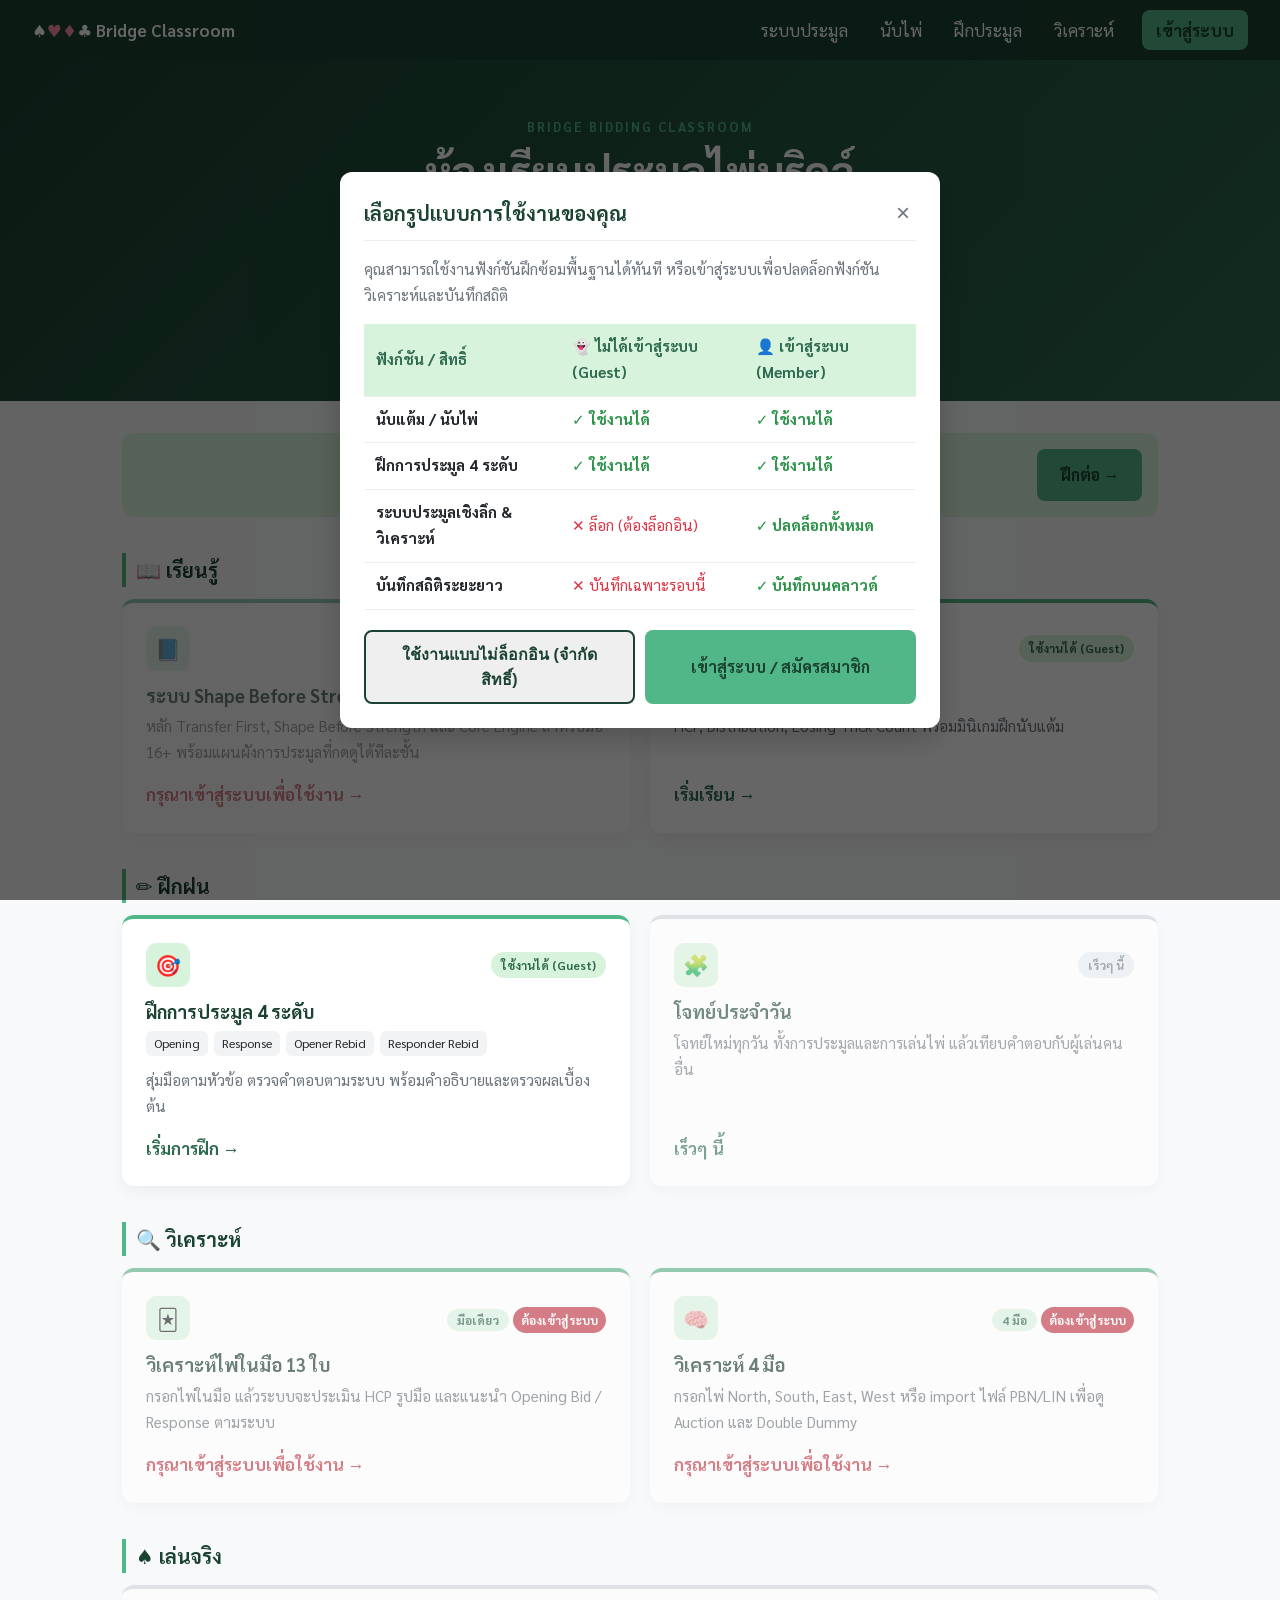
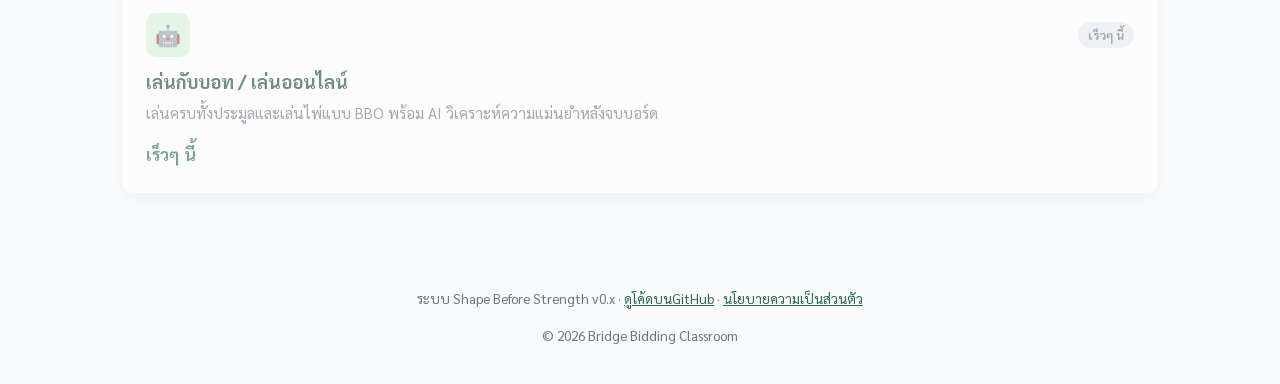
<file: index.html>
<!DOCTYPE html>
<html lang="th">
<head>
  <meta charset="UTF-8">
  <meta name="viewport" content="width=device-width, initial-scale=1.0, viewport-fit=cover">
  <meta name="theme-color" content="#1b4332">
  <title>Bridge Bidding Classroom - ห้องเรียนประมูลไพ่บริดจ์</title>
  <meta name="description" content="ฝึกประมูลไพ่บริดจ์ด้วยระบบ Shape Before Strength พร้อมแบบฝึกหัดและเครื่องมือวิเคราะห์มือไพ่">
  <link rel="icon" href="data:image/svg+xml,<svg xmlns='http://www.w3.org/2000/svg' viewBox='0 0 100 100'><text y='.9em' font-size='90'>♠</text></svg>">
  <link rel="preconnect" href="https://fonts.googleapis.com">
  <link rel="preconnect" href="https://fonts.gstatic.com" crossorigin>
  <link href="https://fonts.googleapis.com/css2?family=Sarabun:wght@400;600;700&display=swap" rel="stylesheet">
  <link rel="stylesheet" href="css/style.css">
  <script src="js/main.js" defer></script>
  <style>
    .compare-modal {
      position: fixed; top: 0; left: 0; width: 100%; height: 100%;
      background: rgba(0,0,0,0.6); z-index: 2000;
      display: flex; justify-content: center; align-items: center;
      padding: 16px; opacity: 0; visibility: hidden; transition: opacity 0.3s, visibility 0.3s;
    }
    .compare-modal.active { opacity: 1; visibility: visible; }
    .compare-content {
      background: #fff; width: 100%; max-width: 600px;
      border-radius: var(--radius); padding: 24px;
      box-shadow: 0 10px 30px rgba(0,0,0,0.2);
      transform: translateY(20px); transition: transform 0.3s;
      color: var(--text); max-height: 90vh; overflow-y: auto;
    }
    .compare-modal.active .compare-content { transform: translateY(0); }
    .compare-header { display: flex; justify-content: space-between; align-items: center; margin-bottom: 16px; border-bottom: 1px solid #eee; padding-bottom: 10px; }
    .compare-header h3 { margin: 0; color: var(--primary); font-size: 1.25rem; }
    .compare-close { background: none; border: none; font-size: 1.5rem; cursor: pointer; color: var(--muted); }
    
    .compare-table { width: 100%; border-collapse: collapse; margin-bottom: 20px; font-size: 0.95rem; }
    .compare-table th, .compare-table td { padding: 10px 12px; text-align: left; border-bottom: 1px solid #eee; }
    .compare-table th { background: var(--accent-light); color: var(--secondary); }
    
    .compare-actions { display: flex; flex-direction: column; gap: 10px; }
    @media (min-width: 500px) {
      .compare-actions { flex-direction: row; }
      .compare-actions .btn { flex: 1; }
    }

    /* สไตล์สำหรับการล็อกฟังก์ชันเมื่อเป็น Guest */
    .locked-feature {
      opacity: 0.6;
      position: relative;
      cursor: pointer;
    }
    .locked-badge {
      display: none;
      background: #dc3545;
      color: #fff;
      font-size: 0.75rem;
      padding: 3px 8px;
      border-radius: 20px;
      font-weight: 700;
    }
    body.is-guest .locked-feature {
      opacity: 0.65;
      filter: grayscale(0.2);
    }
    body.is-guest .locked-badge {
      display: inline-block;
    }

    /* สไตล์ดรอปดาวน์โปรไฟล์ขวาบน */
    .user-menu-container { position: relative; display: inline-block; }
    .user-dropdown-content {
      display: none;
      position: absolute;
      right: 0;
      top: 110%;
      background-color: #ffffff !important;
      min-width: 170px;
      box-shadow: 0px 8px 16px rgba(0,0,0,0.2);
      border-radius: 8px;
      z-index: 1000;
      overflow: hidden;
    }
    .user-dropdown-content a {
      color: #111111 !important;
      padding: 12px 16px;
      text-decoration: none;
      display: block;
      font-size: 0.95rem;
      background-color: #ffffff !important;
    }
    .user-dropdown-content a:hover { 
      background-color: #f1f1f1 !important; 
      color: var(--primary) !important; 
    }
    .user-menu-container.active .user-dropdown-content { display: block; }
  </style>
</head>
<body class="is-guest">

  <nav class="navbar">
    <a href="index.html" class="logo">♠<span class="red">♥♦</span>♣ Bridge Classroom</a>
    <button class="menu-toggle" aria-label="เปิดเมนู" aria-expanded="false" aria-controls="navLinks">☰</button>
    <div class="nav-links" id="navLinks">
      <a href="system/index.html">ระบบประมูล</a>
      <a href="learn/counting.html">นับไพ่</a>
      <a href="practice/index.html">ฝึกประมูล</a>
      <a href="analyzer/hand.html">วิเคราะห์</a>
      
      <div id="authNavContainer" class="user-menu-container">
        <a href="login.html" class="btn-login" id="authNavBtn">เข้าสู่ระบบ</a>
        <div class="user-dropdown-content">
            <a href="practice/my-stats.html">📊 สถิติตัวเอง</a>
          <a href="#" onclick="logoutUser(); return false;">🚪 ออกจากระบบ</a>
        </div>
      </div>
    </div>
  </nav>

  <header class="hero">
    <p class="eyebrow">Bridge Bidding Classroom</p>
    <h1>ห้องเรียนประมูลไพ่บริดจ์</h1>
    <p class="lead">ยกระดับทักษะการประมูลบริดจ์ระดับแข่งขัน ด้วยระบบ Shape Before Strength พร้อมแบบฝึกหัดและเครื่องมือวิเคราะห์ครบวงจร</p>
    <div class="hero-actions">
      <button class="btn btn-primary" onclick="openCompareModal()">เปลี่ยนโหมดการใช้งาน</button>
      <a href="system/index.html" class="btn btn-ghost">อ่านระบบประมูล</a>
    </div>
  </header>

  <main class="container">

    <section id="continue" class="continue" hidden>
      <span id="continueText"></span>
      <a id="continueLink" href="#" class="btn btn-primary">ฝึกต่อ →</a>
    </section>

    <h2 class="section-title">📖 เรียนรู้</h2>
    <div class="grid">
      <!-- การ์ดระบบประมูล -->
      <div class="card locked-feature" id="cardSystem" onclick="checkAuthRedirect('system/index.html', true)">
        <div class="card-header">
          <div class="card-icon">📘</div>
          <div>
            <span class="badge draft">v0.x กำลังพัฒนา</span>
            <span class="locked-badge">ต้องเข้าสู่ระบบ</span>
          </div>
        </div>
        <h3>ระบบ Shape Before Strength</h3>
        <p>หลัก Transfer First, Shape Before Strength และ Core Engine สำหรับมือ 16+ พร้อมแผนผังการประมูลที่กดดูได้ทีละชั้น</p>
        <span class="more" id="moreSystem" style="color: #dc3545;">กรุณาเข้าสู่ระบบเพื่อใช้งาน →</span>
      </div>

      <!-- เปิดให้ใช้: นับแต้ม -->
      <a href="learn/counting.html" class="card">
        <div class="card-header">
          <div class="card-icon">🔢</div>
          <span class="badge ready">ใช้งานได้ (Guest)</span>
        </div>
        <h3>นับแต้มและนับไพ่</h3>
        <p>HCP, Distribution, Losing Trick Count พร้อมมินิเกมฝึกนับแต้ม</p>
        <span class="more">เริ่มเรียน →</span>
      </a>
    </div>

    <h2 class="section-title">✏️ ฝึกฝน</h2>
    <div class="grid">
      <!-- เปิดให้ใช้: ฝึกประมูล -->
      <a href="practice/index.html" class="card">
        <div class="card-header">
          <div class="card-icon">🎯</div>
          <span class="badge ready">ใช้งานได้ (Guest)</span>
        </div>
        <h3>ฝึกการประมูล 4 ระดับ</h3>
        <div class="chips">
          <span class="chip">Opening</span>
          <span class="chip">Response</span>
          <span class="chip">Opener Rebid</span>
          <span class="chip">Responder Rebid</span>
        </div>
        <p>สุ่มมือตามหัวข้อ ตรวจคำตอบตามระบบ พร้อมคำอธิบายและตรวจผลเบื้องต้น</p>
        <span class="more">เริ่มการฝึก →</span>
      </a>

      <div class="card disabled" aria-disabled="true">
        <div class="card-header">
          <div class="card-icon">🧩</div>
          <span class="badge soon">เร็วๆ นี้</span>
        </div>
        <h3>โจทย์ประจำวัน</h3>
        <p>โจทย์ใหม่ทุกวัน ทั้งการประมูลและการเล่นไพ่ แล้วเทียบคำตอบกับผู้เล่นคนอื่น</p>
        <span class="more">เร็วๆ นี้</span>
      </div>
    </div>

    <h2 class="section-title">🔍 วิเคราะห์</h2>
    <div class="grid">
      <!-- ล็อก: วิเคราะห์มือเดียว -->
      <div class="card locked-feature" onclick="checkAuthRedirect('analyzer/hand.html', true)">
        <div class="card-header">
          <div class="card-icon">🃏</div>
          <div>
            <span class="badge ready">มือเดียว</span>
            <span class="locked-badge">ต้องเข้าสู่ระบบ</span>
          </div>
        </div>
        <h3>วิเคราะห์ไพ่ในมือ 13 ใบ</h3>
        <p>กรอกไพ่ในมือ แล้วระบบจะประเมิน HCP รูปมือ และแนะนำ Opening Bid / Response ตามระบบ</p>
        <span class="more locked-text" style="color: #dc3545;">กรุณาเข้าสู่ระบบเพื่อใช้งาน →</span>
      </div>

      <!-- ล็อก: วิเคราะห์ 4 มือ -->
      <div class="card locked-feature" onclick="checkAuthRedirect('analyzer/deal.html', true)">
        <div class="card-header">
          <div class="card-icon">🧠</div>
          <div>
            <span class="badge ready">4 มือ</span>
            <span class="locked-badge">ต้องเข้าสู่ระบบ</span>
          </div>
        </div>
        <h3>วิเคราะห์ 4 มือ</h3>
        <p>กรอกไพ่ North, South, East, West หรือ import ไฟล์ PBN/LIN เพื่อดู Auction และ Double Dummy</p>
        <span class="more locked-text" style="color: #dc3545;">กรุณาเข้าสู่ระบบเพื่อใช้งาน →</span>
      </div>
    </div>

    <h2 class="section-title">♠ เล่นจริง</h2>
    <div class="grid">
      <div class="card disabled" aria-disabled="true">
        <div class="card-header">
          <div class="card-icon">🤖</div>
          <span class="badge soon">เร็วๆ นี้</span>
        </div>
        <h3>เล่นกับบอท / เล่นออนไลน์</h3>
        <p>เล่นครบทั้งประมูลและเล่นไพ่แบบ BBO พร้อม AI วิเคราะห์ความแม่นยำหลังจบบอร์ด</p>
        <span class="more">เร็วๆ นี้</span>
      </div>
    </div>
  </main>

  <footer>
    <p>ระบบ Shape Before Strength v0.x · <a href="https://github.com/Bbmbam/bridge-academy">ดูโค้ดบนGitHub</a> · <a href="privacy.html">นโยบายความเป็นส่วนตัว</a></p>
    <p>&copy; 2026 Bridge Bidding Classroom</p>
  </footer>

  <!-- Modal Popup เปรียบเทียบโหมดใช้งาน -->
  <div class="compare-modal" id="compareModal" onclick="if(event.target===this) closeCompareModal()">
    <div class="compare-content">
      <div class="compare-header">
        <h3>เลือกรูปแบบการใช้งานของคุณ</h3>
        <button class="compare-close" onclick="closeCompareModal()">&times;</button>
      </div>
      <p style="font-size: 0.95rem; color: var(--muted); margin-bottom: 15px;">คุณสามารถใช้งานฟังก์ชันฝึกซ้อมพื้นฐานได้ทันที หรือเข้าสู่ระบบเพื่อปลดล็อกฟังก์ชันวิเคราะห์และบันทึกสถิติ</p>
      
      <table class="compare-table">
        <tr>
          <th>ฟังก์ชัน / สิทธิ์</th>
          <th>👻 ไม่ได้เข้าสู่ระบบ (Guest)</th>
          <th>👤 เข้าสู่ระบบ (Member)</th>
        </tr>
        <tr>
          <td><strong>นับแต้ม / นับไพ่</strong></td>
          <td style="color: #2b9348; font-weight: bold;">✓ ใช้งานได้</td>
          <td style="color: #2b9348; font-weight: bold;">✓ ใช้งานได้</td>
        </tr>
        <tr>
          <td><strong>ฝึกการประมูล 4 ระดับ</strong></td>
          <td style="color: #2b9348; font-weight: bold;">✓ ใช้งานได้</td>
          <td style="color: #2b9348; font-weight: bold;">✓ ใช้งานได้</td>
        </tr>
        <tr>
          <td><strong>ระบบประมูลเชิงลึก & วิเคราะห์</strong></td>
          <td style="color: #dc3545;">✕ ล็อก (ต้องล็อกอิน)</td>
          <td style="color: #2b9348; font-weight: bold;">✓ ปลดล็อกทั้งหมด</td>
        </tr>
        <tr>
          <td><strong>บันทึกสถิติระยะยาว</strong></td>
          <td style="color: #dc3545;">✕ บันทึกเฉพาะรอบนี้</td>
          <td style="color: #2b9348; font-weight: bold;">✓ บันทึกบนคลาวด์</td>
        </tr>
      </table>

      <div class="compare-actions">
        <button class="btn btn-ghost" onclick="setGuestMode()" style="border-color: var(--primary); color: var(--primary);">ใช้งานแบบไม่ล็อกอิน (จำกัดสิทธิ์)</button>
        <a href="login.html" class="btn btn-primary">เข้าสู่ระบบ / สมัครสมาชิก</a>
      </div>
    </div>
  </div>

  <script>
    function openCompareModal() {
      document.getElementById('compareModal').classList.add('active');
    }
    function closeCompareModal() {
      document.getElementById('compareModal').classList.remove('active');
    }

    function setGuestMode() {
      document.body.classList.add('is-guest');
      sessionStorage.setItem('popup_shown', 'true');
      closeCompareModal();
    }

    function checkAuthRedirect(targetUrl, isLocked) {
      const isLogged = localStorage.getItem('bridge_user_logged') === 'true';
      if (isLogged || !isLocked) {
        window.location.href = targetUrl;
      } else {
        window.location.href = 'login.html';
      }
    }

    function logoutUser() {
      if (confirm('คุณต้องการออกจากระบบหรือไม่?')) {
        localStorage.removeItem('bridge_user_logged');
        localStorage.removeItem('bridge_user_name');
        window.location.reload();
      }
    }

    // ตรวจสอบสถานะตอนโหลดหน้าเว็บ
    window.addEventListener('DOMContentLoaded', () => {
      const isLogged = localStorage.getItem('bridge_user_logged') === 'true';
      const userName = localStorage.getItem('bridge_user_name');
      const authNavBtn = document.getElementById('authNavBtn');
      const authContainer = document.getElementById('authNavContainer');

      if (isLogged) {
        document.body.classList.remove('is-guest');
        
        document.querySelectorAll('.locked-badge').forEach(badge => badge.style.display = 'none');
        document.querySelectorAll('.locked-feature').forEach(card => {
          card.style.opacity = '1';
        });
        document.querySelectorAll('.locked-text').forEach(text => {
          text.style.color = 'var(--secondary)';
          text.textContent = 'เริ่มใช้งาน →';
        });
        const moreSys = document.getElementById('moreSystem');
        if (moreSys) {
          moreSys.style.color = 'var(--secondary)';
          moreSys.textContent = 'อ่านคู่มือ →';
        }

        if (authNavBtn) {
          authNavBtn.textContent = `👤 ${userName || 'สมาชิก'} ▾`;
          authNavBtn.href = '#';
          authNavBtn.onclick = (e) => {
            e.preventDefault();
            e.stopPropagation();
            authContainer.classList.toggle('active');
          };
          window.addEventListener('click', () => {
            authContainer.classList.remove('active');
          });
        }
      } else {
        const popupShown = sessionStorage.getItem('popup_shown');
        if (!popupShown) {
          openCompareModal();
          sessionStorage.setItem('popup_shown', 'true');
        }
      }
    });
  </script>

</body>
</html>
</file>
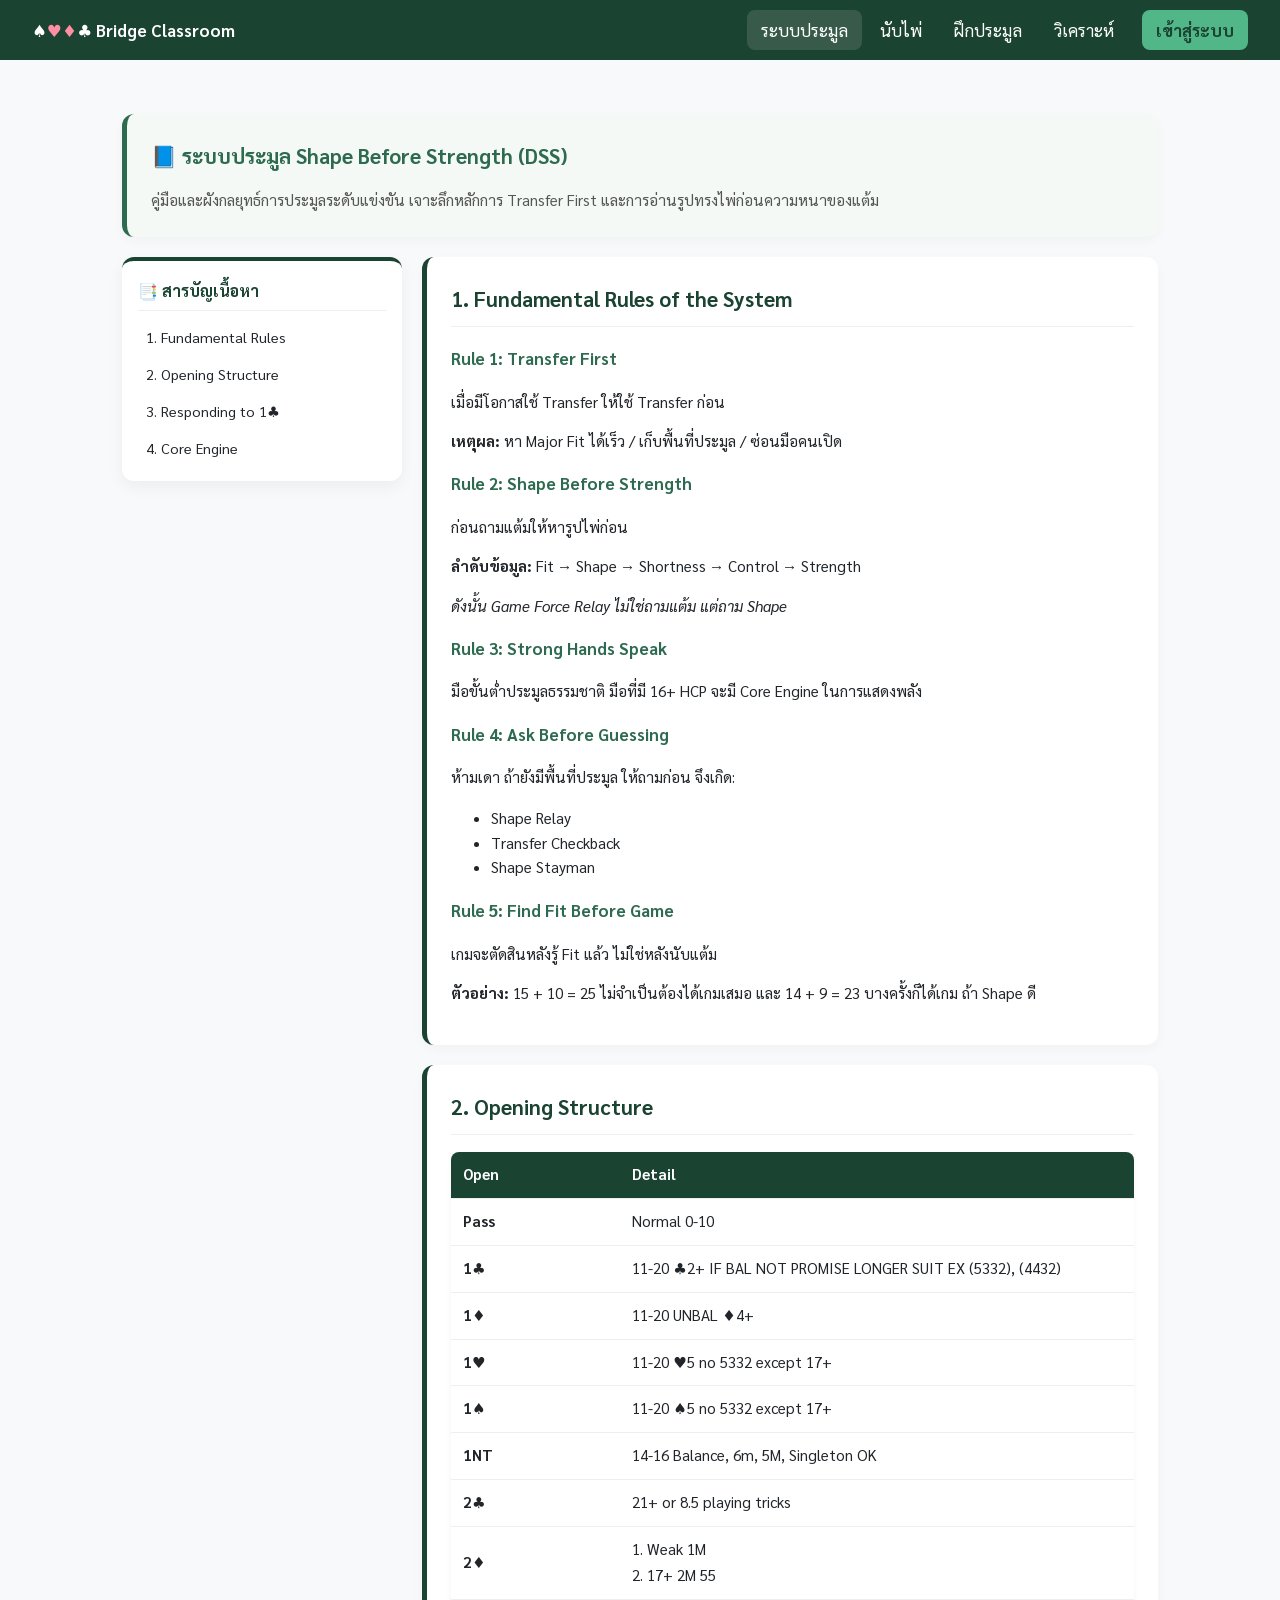
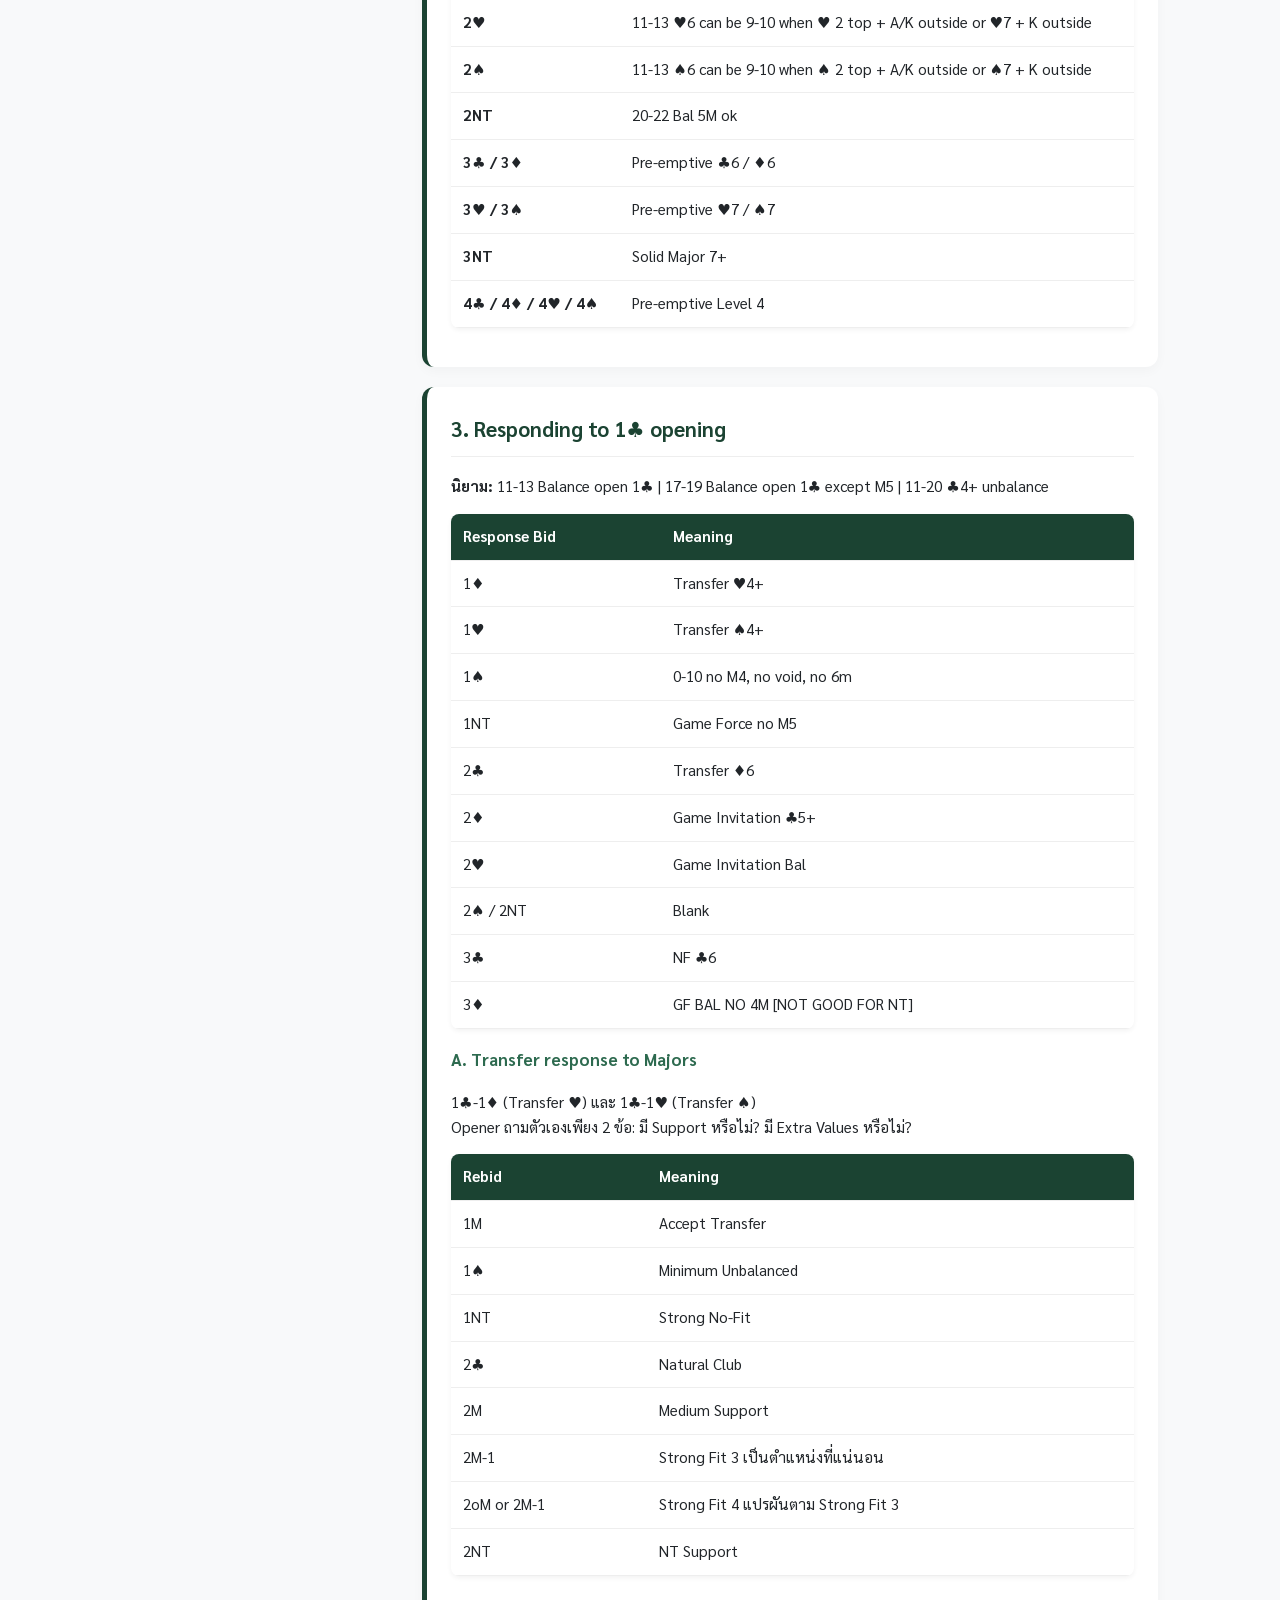
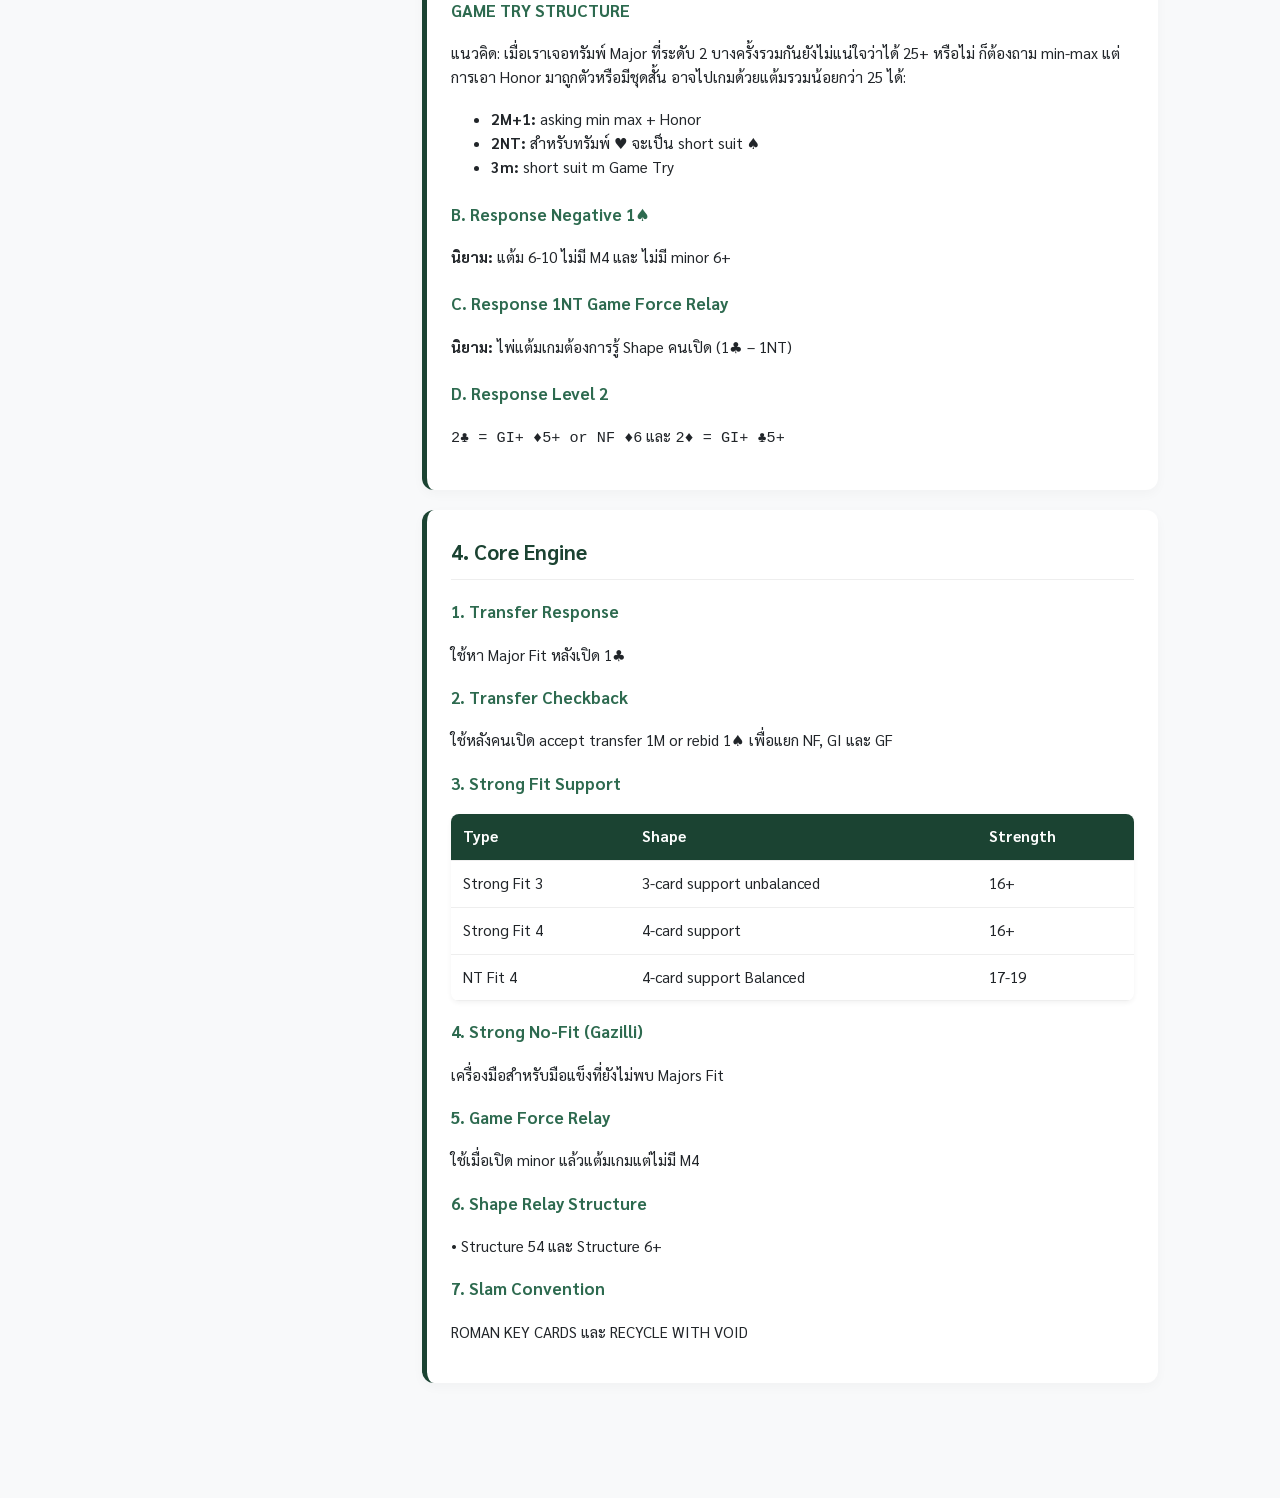
<file: system/index.html>
<!DOCTYPE html>
<html lang="th">
<head>
  <meta charset="UTF-8">
  <meta name="viewport" content="width=device-width, initial-scale=1.0, viewport-fit=cover">
  <meta name="theme-color" content="#1b4332">
  <title>ระบบประมูล Shape Before Strength - Bridge Classroom</title>
  <link href="https://fonts.googleapis.com/css2?family=Sarabun:wght@400;600;700&display=swap" rel="stylesheet">
  <link rel="stylesheet" href="../css/style.css">
  <script src="../js/dss-engine.js" defer></script>
  <style>
    .learn-layout {
      display: grid;
      grid-template-columns: 1fr;
      gap: 20px;
      align-items: start;
    }
    
    .desktop-toc { display: none; }
    @media (min-width: 900px) {
      .learn-layout { grid-template-columns: 280px 1fr; }
      .desktop-toc { display: block; position: sticky; top: 80px; align-self: start; }
    }

    .toc-card {
      background: #fff;
      border-radius: var(--radius);
      padding: 16px;
      box-shadow: 0 6px 16px rgba(0,0,0,.05);
      border-top: 4px solid var(--primary);
      max-height: calc(100vh - 100px);
      overflow-y: auto;
    }
    .toc-card h3 {
      font-size: 1rem;
      color: var(--primary);
      margin: 0 0 10px 0;
      padding-bottom: 6px;
      border-bottom: 1px solid #eee;
    }
    .toc-list {
      list-style: none;
      padding: 0;
      margin: 0;
      display: flex;
      flex-direction: column;
      gap: 4px;
    }
    .toc-list a {
      display: block;
      padding: 5px 8px;
      color: var(--text);
      text-decoration: none;
      border-radius: 6px;
      font-size: 0.9rem;
      transition: background 0.2s, color 0.2s;
    }
    .toc-list a:hover {
      background: var(--accent-light);
      color: var(--secondary);
    }
    .toc-sub {
      padding-left: 12px;
      font-size: 0.85rem;
      color: var(--muted);
    }

    .mobile-toc-btn {
      position: fixed;
      bottom: 20px;
      right: 20px;
      background: var(--primary);
      color: #fff;
      border: none;
      border-radius: 50px;
      padding: 12px 18px;
      font-family: 'Sarabun', sans-serif;
      font-size: 0.95rem;
      font-weight: bold;
      box-shadow: 0 4px 12px rgba(0,0,0,0.3);
      cursor: pointer;
      z-index: 999;
      display: flex;
      align-items: center;
      gap: 6px;
    }
    @media (min-width: 900px) { .mobile-toc-btn { display: none; } }

    .toc-modal {
      position: fixed;
      top: 0; left: 0; width: 100%; height: 100%;
      background: rgba(0,0,0,0.5);
      z-index: 1000;
      display: flex;
      justify-content: center;
      align-items: flex-end;
      opacity: 0;
      visibility: hidden;
      transition: opacity 0.3s, visibility 0.3s;
    }
    .toc-modal.active { opacity: 1; visibility: visible; }
    .toc-modal-content {
      background: #fff;
      width: 100%;
      max-width: 500px;
      max-height: 80vh;
      overflow-y: auto;
      border-radius: 20px 20px 0 0;
      padding: 20px;
      box-shadow: 0 -4px 20px rgba(0,0,0,0.2);
      transform: translateY(100%);
      transition: transform 0.3s ease-out;
    }
    .toc-modal.active .toc-modal-content { transform: translateY(0); }
    .toc-modal-header {
      display: flex;
      justify-content: space-between;
      align-items: center;
      margin-bottom: 12px;
      border-bottom: 1px solid #eee;
      padding-bottom: 8px;
    }
    .toc-close-btn { background: none; border: none; font-size: 1.5rem; cursor: pointer; color: var(--muted); }

    table.guide-table { width: 100%; border-collapse: collapse; margin: 15px 0; background: #fff; border-radius: 8px; overflow: hidden; box-shadow: 0 2px 5px rgba(0,0,0,0.05); color: #212529; font-size: 0.95rem; }
    table.guide-table th, table.guide-table td { padding: 10px 12px; text-align: left; border-bottom: 1px solid #eee; }
    table.guide-table th { background: var(--primary); color: #fff; }

    .rule-card {
      background: #fff;
      border-radius: var(--radius);
      padding: 24px;
      margin-bottom: 20px;
      box-shadow: 0 4px 12px rgba(0,0,0,0.03);
      border-left: 5px solid var(--primary);
    }
    .rule-card h2 { color: var(--primary); margin-top: 0; font-size: 1.3rem; border-bottom: 1px solid #eee; padding-bottom: 10px; }
    .rule-card h3 { color: var(--secondary); font-size: 1.05rem; margin-top: 16px; }
    p, li { line-height: 1.6; font-size: 0.95rem; }

    /* สไตล์ดรอปดาวน์ขวาบน */
    .user-menu-container { position: relative; display: inline-block; }
    .user-dropdown-content {
      display: none;
      position: absolute;
      right: 0;
      top: 110%;
      background-color: #ffffff !important;
      min-width: 170px;
      box-shadow: 0px 8px 16px rgba(0,0,0,0.2);
      border-radius: 8px;
      z-index: 1000;
      overflow: hidden;
    }
    .user-dropdown-content a {
      color: #111111 !important;
      padding: 12px 16px;
      text-decoration: none;
      display: block;
      font-size: 0.95rem;
      background-color: #ffffff !important;
    }
    .user-dropdown-content a:hover { 
      background-color: #f1f1f1 !important; 
      color: var(--primary) !important; 
    }
    .user-menu-container.active .user-dropdown-content { display: block; }

    html { scroll-behavior: smooth; }
  </style>
</head>
<body>

  <nav class="navbar">
    <a href="../index.html" class="logo">♠<span class="red">♥♦</span>♣ Bridge Classroom</a>
    <button class="menu-toggle" aria-label="เปิดเมนู" aria-expanded="false" aria-controls="navLinks">☰</button>
    <div class="nav-links" id="navLinks">
      <a href="index.html" aria-current="page" class="active">ระบบประมูล</a>
      <a href="../learn/counting.html">นับไพ่</a>
      <a href="../practice/index.html">ฝึกประมูล</a>
      <a href="../analyzer/hand.html">วิเคราะห์</a>
      
      <div id="authNavContainer" class="user-menu-container">
        <a href="../login.html" class="btn-login" id="authNavBtn">เข้าสู่ระบบ</a>
        <div class="user-dropdown-content">
            <a href="../practice/my-stats.html">📊 สถิติตัวเอง</a>
          <a href="#" onclick="logoutUser(); return false;">🚪 ออกจากระบบ</a>
        </div>
      </div>
    </div>
  </nav>

  <main class="container" style="margin-top: 30px; margin-bottom: 40px;">
    
    <div class="rule-card" style="border-left-color: var(--secondary); background: #f4f9f5; margin-bottom: 20px;">
      <h2 style="color: var(--secondary); border: none; margin-bottom: 5px;">📘 ระบบประมูล Shape Before Strength (DSS)</h2>
      <p style="margin: 0; color: #555;">คู่มือและผังกลยุทธ์การประมูลระดับแข่งขัน เจาะลึกหลักการ Transfer First และการอ่านรูปทรงไพ่ก่อนความหนาของแต้ม</p>
    </div>

    <div class="learn-layout">
      
      <aside class="desktop-toc">
        <nav class="toc-card" aria-label="สารบัญบทเรียน">
          <h3>📑 สารบัญเนื้อหา</h3>
          <ul class="toc-list">
            <li><a href="#sec-rule">1. Fundamental Rules</a></li>
            <li><a href="#sec-open" class="toc-sub">2. Opening Structure</a></li>
            <li><a href="#sec-resp1c" class="toc-sub">3. Responding to 1♣</a></li>
            <li><a href="#sec-core" class="toc-sub">4. Core Engine</a></li>
          </ul>
        </nav>
      </aside>

      <div>
        
        <section id="sec-rule" class="rule-card" style="scroll-margin-top: 80px;">
          <h2>1. Fundamental Rules of the System</h2>
          
          <h3>Rule 1: Transfer First</h3>
          <p>เมื่อมีโอกาสใช้ Transfer ให้ใช้ Transfer ก่อน</p>
          <p><strong>เหตุผล:</strong> หา Major Fit ได้เร็ว / เก็บพื้นที่ประมูล / ซ่อนมือคนเปิด</p>

          <h3>Rule 2: Shape Before Strength</h3>
          <p>ก่อนถามแต้มให้หารูปไพ่ก่อน</p>
          <p><strong>ลำดับข้อมูล:</strong> Fit → Shape → Shortness → Control → Strength</p>
          <p><em>ดังนั้น Game Force Relay ไม่ใช่ถามแต้ม แต่ถาม Shape</em></p>

          <h3>Rule 3: Strong Hands Speak</h3>
          <p>มือขั้นต่ำประมูลธรรมชาติ มือที่มี 16+ HCP จะมี Core Engine ในการแสดงพลัง</p>

          <h3>Rule 4: Ask Before Guessing</h3>
          <p>ห้ามเดา ถ้ายังมีพื้นที่ประมูล ให้ถามก่อน จึงเกิด:</p>
          <ul>
            <li>Shape Relay</li>
            <li>Transfer Checkback</li>
            <li>Shape Stayman</li>
          </ul>

          <h3>Rule 5: Find Fit Before Game</h3>
          <p>เกมจะตัดสินหลังรู้ Fit แล้ว ไม่ใช่หลังนับแต้ม</p>
          <p><strong>ตัวอย่าง:</strong> 15 + 10 = 25 ไม่จำเป็นต้องได้เกมเสมอ และ 14 + 9 = 23 บางครั้งก็ได้เกม ถ้า Shape ดี</p>
        </section>

        <section id="sec-open" class="rule-card" style="scroll-margin-top: 80px;">
          <h2>2. Opening Structure</h2>
          <table class="guide-table">
            <tr><th>Open</th><th>Detail</th></tr>
            <tr><td><strong>Pass</strong></td><td>Normal 0-10</td></tr>
            <tr><td><strong>1♣</strong></td><td>11-20 ♣2+ IF BAL NOT PROMISE LONGER SUIT EX (5332), (4432)</td></tr>
            <tr><td><strong>1♦</strong></td><td>11-20 UNBAL ♦4+</td></tr>
            <tr><td><strong>1♥</strong></td><td>11-20 ♥5 no 5332 except 17+</td></tr>
            <tr><td><strong>1♠</strong></td><td>11-20 ♠5 no 5332 except 17+</td></tr>
            <tr><td><strong>1NT</strong></td><td>14-16 Balance, 6m, 5M, Singleton OK</td></tr>
            <tr><td><strong>2♣</strong></td><td>21+ or 8.5 playing tricks</td></tr>
            <tr><td><strong>2♦</strong></td><td>1. Weak 1M<br>2. 17+ 2M 55</td></tr>
            <tr><td><strong>2♥</strong></td><td>11-13 ♥6 can be 9-10 when ♥ 2 top + A/K outside or ♥7 + K outside</td></tr>
            <tr><td><strong>2♠</strong></td><td>11-13 ♠6 can be 9-10 when ♠ 2 top + A/K outside or ♠7 + K outside</td></tr>
            <tr><td><strong>2NT</strong></td><td>20-22 Bal 5M ok</td></tr>
            <tr><td><strong>3♣ / 3♦</strong></td><td>Pre-emptive ♣6 / ♦6</td></tr>
            <tr><td><strong>3♥ / 3♠</strong></td><td>Pre-emptive ♥7 / ♠7</td></tr>
            <tr><td><strong>3NT</strong></td><td>Solid Major 7+</td></tr>
            <tr><td><strong>4♣ / 4♦ / 4♥ / 4♠</strong></td><td>Pre-emptive Level 4</td></tr>
          </table>
        </section>

        <section id="sec-resp1c" class="rule-card" style="scroll-margin-top: 80px;">
          <h2>3. Responding to 1♣ opening</h2>
          <p><strong>นิยาม:</strong> 11-13 Balance open 1♣ | 17-19 Balance open 1♣ except M5 | 11-20 ♣4+ unbalance</p>
          
          <table class="guide-table">
            <tr><th>Response Bid</th><th>Meaning</th></tr>
            <tr><td>1♦</td><td>Transfer ♥4+</td></tr>
            <tr><td>1♥</td><td>Transfer ♠4+</td></tr>
            <tr><td>1♠</td><td>0-10 no M4, no void, no 6m</td></tr>
            <tr><td>1NT</td><td>Game Force no M5</td></tr>
            <tr><td>2♣</td><td>Transfer ♦6</td></tr>
            <tr><td>2♦</td><td>Game Invitation ♣5+</td></tr>
            <tr><td>2♥</td><td>Game Invitation Bal</td></tr>
            <tr><td>2♠ / 2NT</td><td>Blank</td></tr>
            <tr><td>3♣</td><td>NF ♣6</td></tr>
            <tr><td>3♦</td><td>GF BAL NO 4M [NOT GOOD FOR NT]</td></tr>
          </table>

          <h3>A. Transfer response to Majors</h3>
          <p>1♣-1♦ (Transfer ♥) และ 1♣-1♥ (Transfer ♠)<br>Opener ถามตัวเองเพียง 2 ข้อ: มี Support หรือไม่? มี Extra Values หรือไม่?</p>
          
          <table class="guide-table">
            <tr><th>Rebid</th><th>Meaning</th></tr>
            <tr><td>1M</td><td>Accept Transfer</td></tr>
            <tr><td>1♠</td><td>Minimum Unbalanced</td></tr>
            <tr><td>1NT</td><td>Strong No-Fit</td></tr>
            <tr><td>2♣</td><td>Natural Club</td></tr>
            <tr><td>2M</td><td>Medium Support</td></tr>
            <tr><td>2M-1</td><td>Strong Fit 3 เป็นตำแหน่งที่แน่นอน</td></tr>
            <tr><td>2oM or 2M-1</td><td>Strong Fit 4 แปรผันตาม Strong Fit 3</td></tr>
            <tr><td>2NT</td><td>NT Support</td></tr>
          </table>

          <h3 style="margin-top: 20px;">GAME TRY STRUCTURE</h3>
          <p>แนวคิด: เมื่อเราเจอทรัมพ์ Major ที่ระดับ 2 บางครั้งรวมกันยังไม่แน่ใจว่าได้ 25+ หรือไม่ ก็ต้องถาม min-max แต่การเอา Honor มาถูกตัวหรือมีชุดสั้น อาจไปเกมด้วยแต้มรวมน้อยกว่า 25 ได้:</p>
          <ul>
            <li><strong>2M+1:</strong> asking min max + Honor</li>
            <li><strong>2NT:</strong> สำหรับทรัมพ์ ♥ จะเป็น short suit ♠</li>
            <li><strong>3m:</strong> short suit m Game Try</li>
          </ul>

          <h3 style="margin-top: 20px;">B. Response Negative 1♠</h3>
          <p><strong>นิยาม:</strong> แต้ม 6-10 ไม่มี M4 และ ไม่มี minor 6+</p>

          <h3 style="margin-top: 20px;">C. Response 1NT Game Force Relay</h3>
          <p><strong>นิยาม:</strong> ไพ่แต้มเกมต้องการรู้ Shape คนเปิด (1♣ – 1NT)</p>

          <h3 style="margin-top: 20px;">D. Response Level 2</h3>
          <p><code>2♣ = GI+ ♦5+ or NF ♦6</code> และ <code>2♦ = GI+ ♣5+</code></p>
        </section>

        <section id="sec-core" class="rule-card" style="scroll-margin-top: 80px;">
          <h2>4. Core Engine</h2>
          
          <h3>1. Transfer Response</h3>
          <p>ใช้หา Major Fit หลังเปิด 1♣</p>

          <h3>2. Transfer Checkback</h3>
          <p>ใช้หลังคนเปิด accept transfer 1M or rebid 1♠ เพื่อแยก NF, GI และ GF</p>

          <h3>3. Strong Fit Support</h3>
          <table class="guide-table">
            <tr><th>Type</th><th>Shape</th><th>Strength</th></tr>
            <tr><td>Strong Fit 3</td><td>3-card support unbalanced</td><td>16+</td></tr>
            <tr><td>Strong Fit 4</td><td>4-card support</td><td>16+</td></tr>
            <tr><td>NT Fit 4</td><td>4-card support Balanced</td><td>17-19</td></tr>
          </table>

          <h3>4. Strong No-Fit (Gazilli)</h3>
          <p>เครื่องมือสำหรับมือแข็งที่ยังไม่พบ Majors Fit</p>

          <h3>5. Game Force Relay</h3>
          <p>ใช้เมื่อเปิด minor แล้วแต้มเกมแต่ไม่มี M4</p>

          <h3>6. Shape Relay Structure</h3>
          <p>• Structure 54 และ Structure 6+</p>

          <h3>7. Slam Convention</h3>
          <p>ROMAN KEY CARDS และ RECYCLE WITH VOID</p>
        </section>

      </div>
    </div>
  </main>

  <button class="mobile-toc-btn" onclick="toggleMobileToc()">
    📑 สารบัญ
  </button>

  <div class="toc-modal" id="tocModal" onclick="if(event.target===this) toggleMobileToc()">
    <div class="toc-modal-content">
      <div class="toc-modal-header">
        <h3 style="margin:0; color:var(--primary);">📑 สารบัญบทเรียน</h3>
        <button class="toc-close-btn" onclick="toggleMobileToc()">&times;</button>
      </div>
      <ul class="toc-list" style="padding-bottom: 10px;">
        <li><a href="#sec-rule" onclick="toggleMobileToc()">1. Fundamental Rules</a></li>
        <li><a href="#sec-open" onclick="toggleMobileToc()">2. Opening Structure</a></li>
        <li><a href="#sec-resp1c" onclick="toggleMobileToc()">3. Responding to 1♣</a></li>
        <li><a href="#sec-core" onclick="toggleMobileToc()">4. Core Engine</a></li>
      </ul>
    </div>
  </div>

  <script>
    function toggleMobileToc() {
      let modal = document.getElementById('tocModal');
      modal.classList.toggle('active');
    }

    function logoutUser() {
      if (confirm('คุณต้องการออกจากระบบหรือไม่?')) {
        localStorage.removeItem('bridge_user_logged');
        localStorage.removeItem('bridge_user_name');
        window.location.reload();
      }
    }

    window.addEventListener('DOMContentLoaded', () => {
      const isLogged = localStorage.getItem('bridge_user_logged') === 'true';
      const userName = localStorage.getItem('bridge_user_name');
      const authContainer = document.getElementById('authNavContainer');
      let authBtn = document.getElementById('authNavBtn');

      if (isLogged && authBtn) {
        authBtn.textContent = `👤 ${userName || 'สมาชิก'} ▾`;
        authBtn.href = '#';
        authBtn.onclick = (e) => {
          e.preventDefault();
          e.stopPropagation();
          authContainer.classList.toggle('active');
        };
        window.addEventListener('click', () => {
          authContainer.classList.remove('active');
        });
      }
    });
  </script>
</body>
</html>
</file>
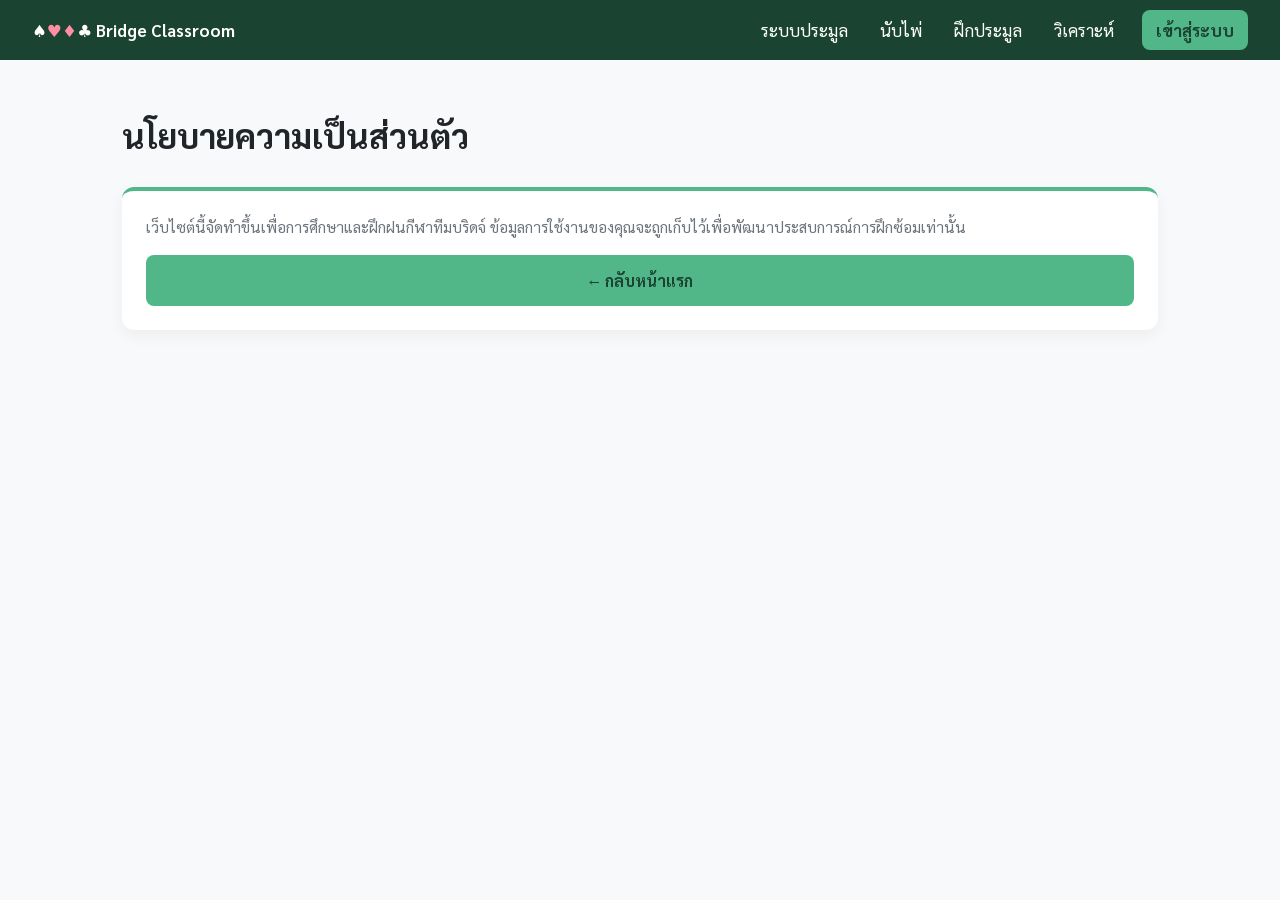
<file: privacy.html>
<!DOCTYPE html>
   <html lang="th">
   <head>
     <meta charset="UTF-8">
     <meta name="viewport" content="width=device-width, initial-scale=1.0, viewport-fit=cover">
     <meta name="theme-color" content="#1b4332">
     <title>นโยบายความเป็นส่วนตัว - Bridge Classroom</title>
     <link href="https://fonts.googleapis.com/css2?family=Sarabun:wght@400;600;700&display=swap" rel="stylesheet">
     <link rel="stylesheet" href="css/style.css">
     <script src="js/main.js" defer></script>
   </head>
   <body>

     <nav class="navbar">
       <a href="index.html" class="logo">♠<span class="red">♥♦</span>♣ Bridge Classroom</a>
       <button class="menu-toggle" aria-label="เปิดเมนู" aria-expanded="false" aria-controls="navLinks">☰</button>
       <div class="nav-links" id="navLinks">
         <a href="system/index.html">ระบบประมูล</a>
         <a href="learn/counting.html">นับไพ่</a>
         <a href="practice/index.html">ฝึกประมูล</a>
         <a href="analyzer/hand.html">วิเคราะห์</a>
         <a href="login.html" class="btn-login">เข้าสู่ระบบ</a>
       </div>
     </nav>

     <main class="container">
       <h1>นโยบายความเป็นส่วนตัว</h1>
       <div class="card">
         <p>เว็บไซต์นี้จัดทำขึ้นเพื่อการศึกษาและฝึกฝนกีฬาทีมบริดจ์ ข้อมูลการใช้งานของคุณจะถูกเก็บไว้เพื่อพัฒนาประสบการณ์การฝึกซ้อมเท่านั้น</p>
         <a href="index.html" class="btn btn-primary">← กลับหน้าแรก</a>
       </div>
     </main>

   </body>
   </html>
</file>
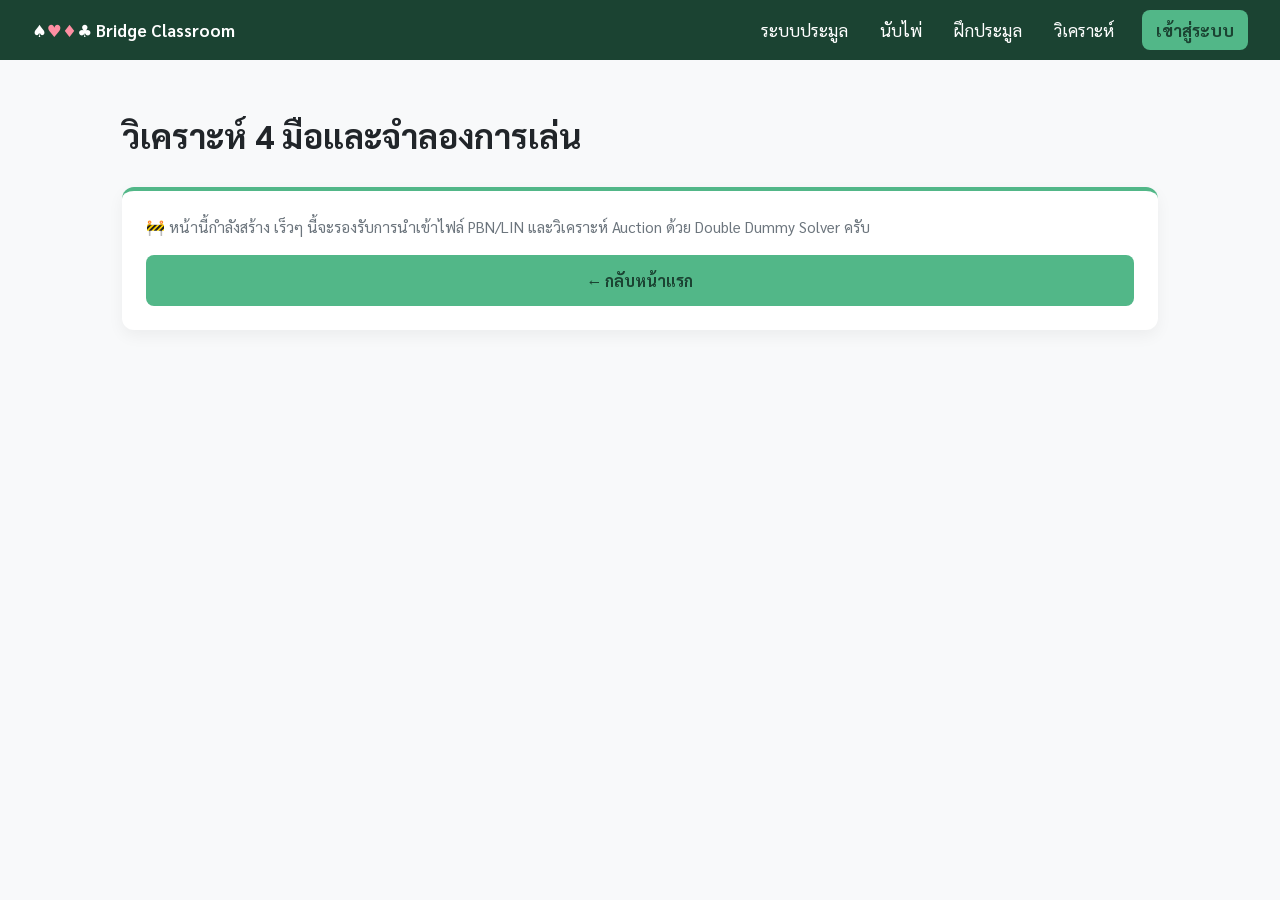
<file: analyzer/deal.html>
<!DOCTYPE html>
   <html lang="th">
   <head>
     <meta charset="UTF-8">
     <meta name="viewport" content="width=device-width, initial-scale=1.0, viewport-fit=cover">
     <meta name="theme-color" content="#1b4332">
     <title>วิเคราะห์ 4 มือ - Bridge Classroom</title>
     <link href="https://fonts.googleapis.com/css2?family=Sarabun:wght@400;600;700&display=swap" rel="stylesheet">
     <link rel="stylesheet" href="../css/style.css">
     <script src="../js/main.js" defer></script>
   </head>
   <body>

     <nav class="navbar">
       <a href="../index.html" class="logo">♠<span class="red">♥♦</span>♣ Bridge Classroom</a>
       <button class="menu-toggle" aria-label="เปิดเมนู" aria-expanded="false" aria-controls="navLinks">☰</button>
       <div class="nav-links" id="navLinks">
         <a href="../system/index.html">ระบบประมูล</a>
         <a href="../learn/counting.html">นับไพ่</a>
         <a href="../practice/index.html">ฝึกประมูล</a>
         <a href="../analyzer/hand.html">วิเคราะห์</a>
         <a href="../login.html" class="btn-login">เข้าสู่ระบบ</a>
       </div>
     </nav>

     <main class="container">
       <h1>วิเคราะห์ 4 มือและจำลองการเล่น</h1>
       <div class="card">
         <p>🚧 หน้านี้กำลังสร้าง เร็วๆ นี้จะรองรับการนำเข้าไฟล์ PBN/LIN และวิเคราะห์ Auction ด้วย Double Dummy Solver ครับ</p>
         <a href="../index.html" class="btn btn-primary">← กลับหน้าแรก</a>
       </div>
     </main>

   </body>
   </html>
</file>
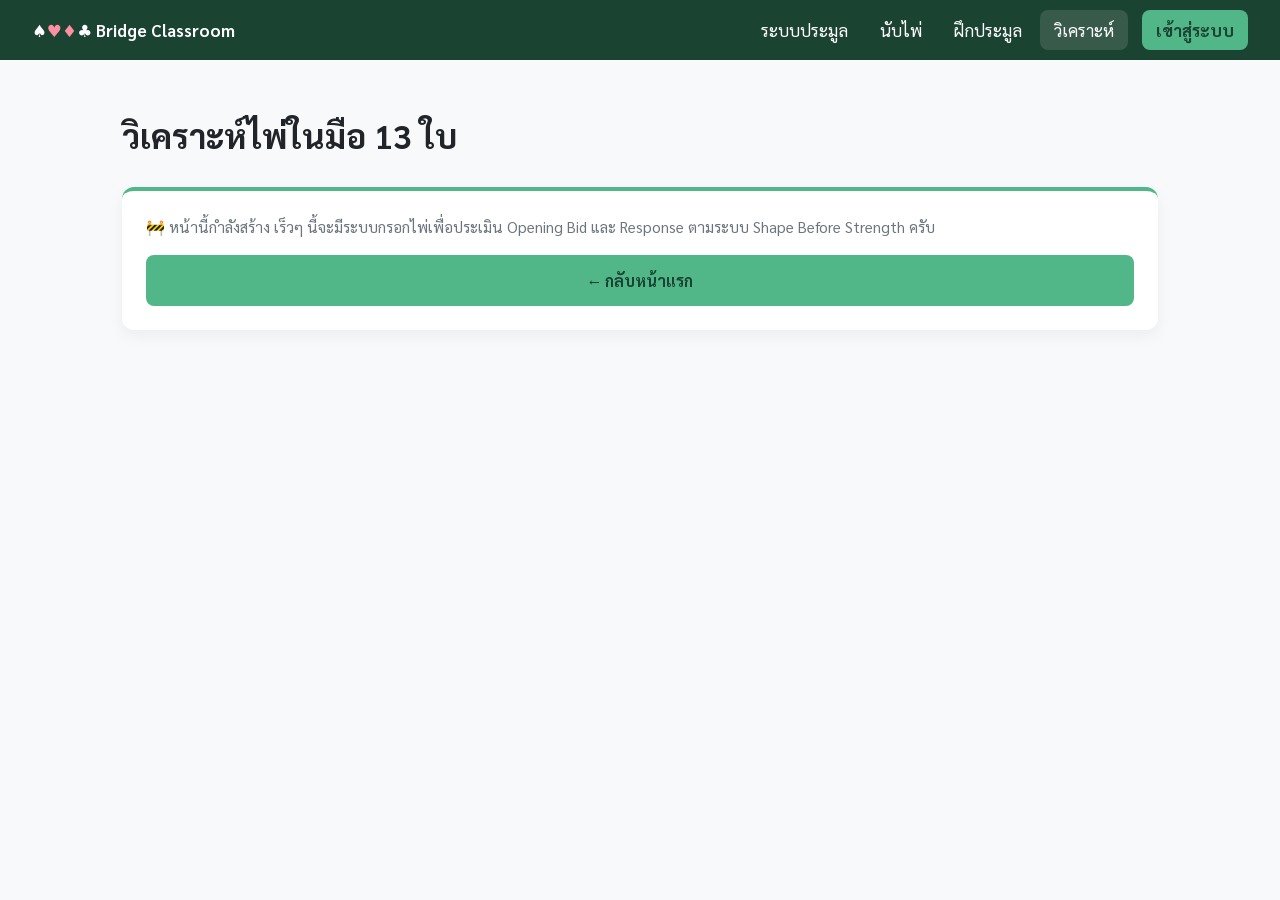
<file: analyzer/hand.html>
<!DOCTYPE html>
<html lang="th">
<head>
  <meta charset="UTF-8">
  <meta name="viewport" content="width=device-width, initial-scale=1.0, viewport-fit=cover">
  <meta name="theme-color" content="#1b4332">
  <title>วิเคราะห์มือเดียว - Bridge Classroom</title>
  <link href="https://fonts.googleapis.com/css2?family=Sarabun:wght@400;600;700&display=swap" rel="stylesheet">
  <link rel="stylesheet" href="../css/style.css">
  <script src="../js/main.js" defer></script>
</head>
<body>

  <nav class="navbar">
    <a href="../index.html" class="logo">♠<span class="red">♥♦</span>♣ Bridge Classroom</a>
    <button class="menu-toggle" aria-label="เปิดเมนู" aria-expanded="false" aria-controls="navLinks">☰</button>
    <div class="nav-links" id="navLinks">
      <a href="../system/index.html">ระบบประมูล</a>
      <a href="../learn/counting.html">นับไพ่</a>
      <a href="../practice/index.html">ฝึกประมูล</a>
      <a href="../analyzer/hand.html">วิเคราะห์</a>
      <a href="../login.html" class="btn-login">เข้าสู่ระบบ</a>
    </div>
  </nav>

  <main class="container">
    <h1>วิเคราะห์ไพ่ในมือ 13 ใบ</h1>
    <div class="card">
      <p>🚧 หน้านี้กำลังสร้าง เร็วๆ นี้จะมีระบบกรอกไพ่เพื่อประเมิน Opening Bid และ Response ตามระบบ Shape Before Strength ครับ</p>
      <a href="../index.html" class="btn btn-primary">← กลับหน้าแรก</a>
    </div>
  </main>

</body>
</html>
</file>
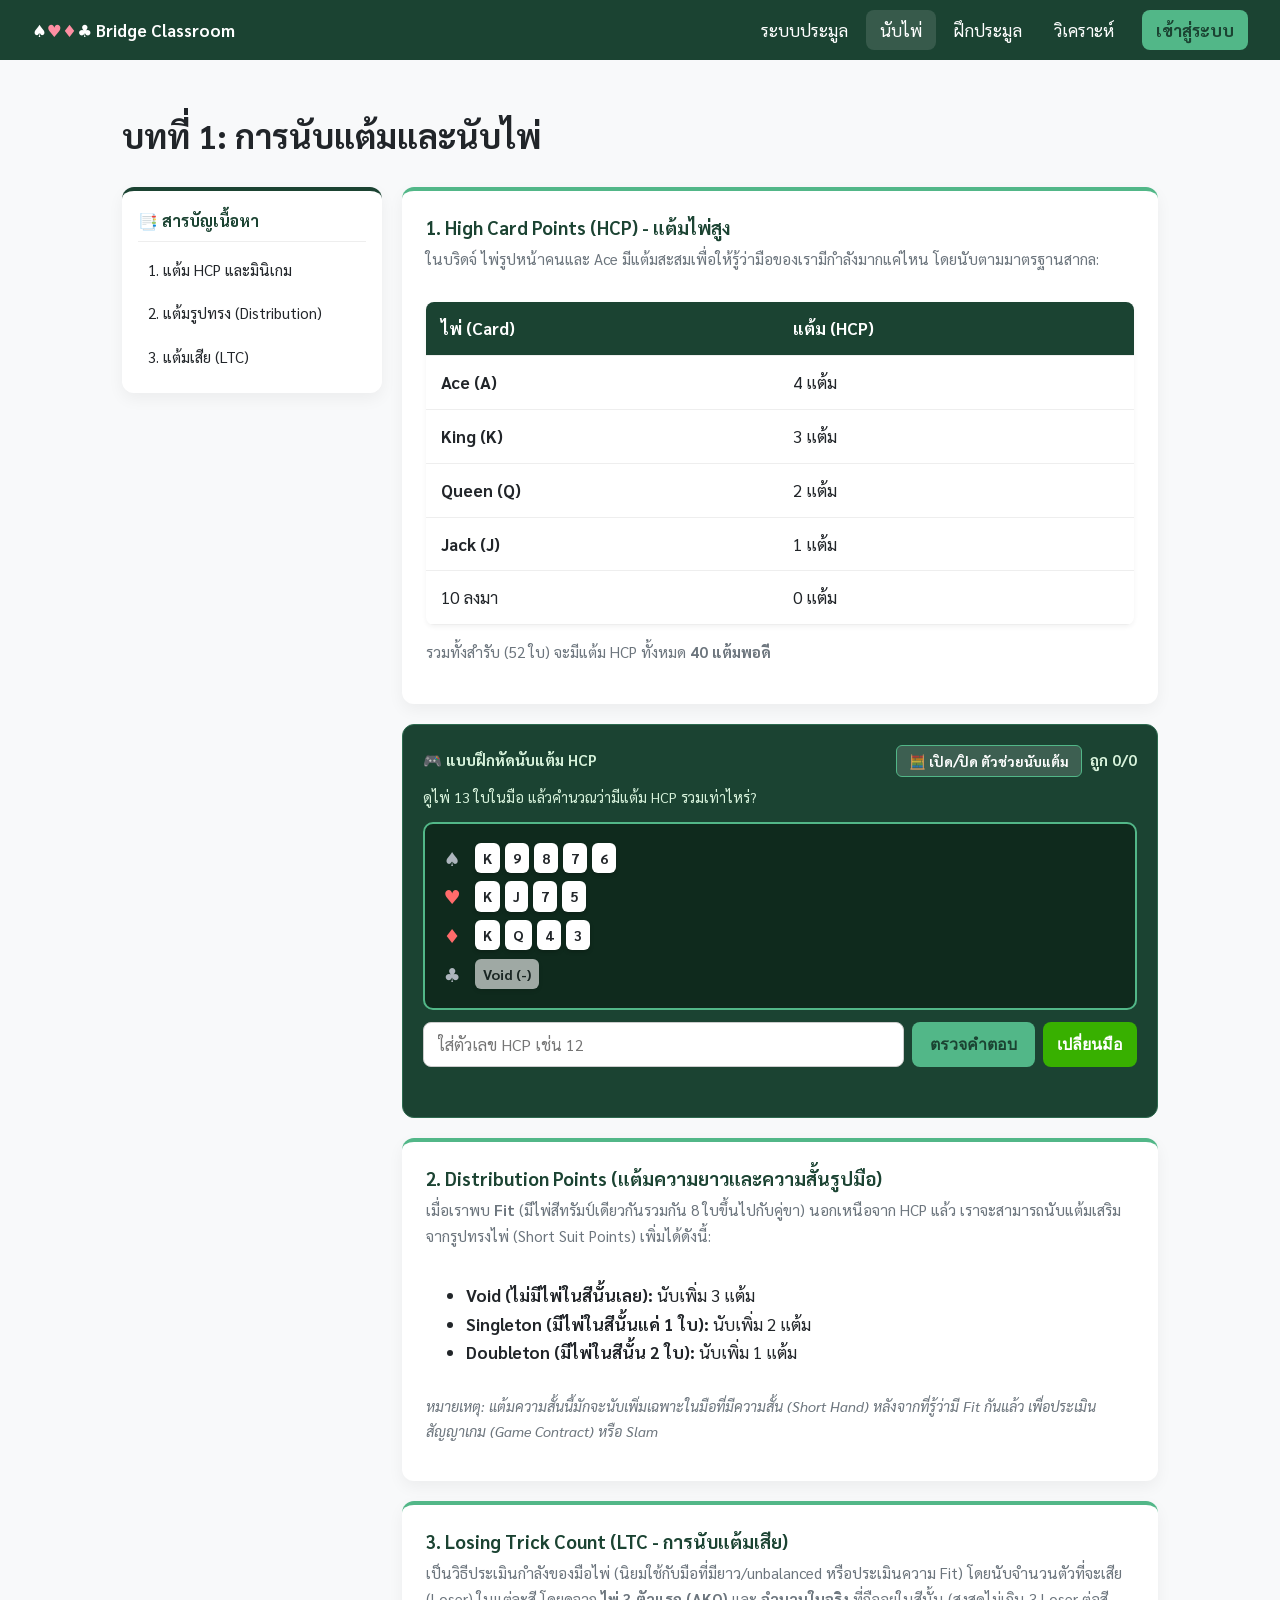
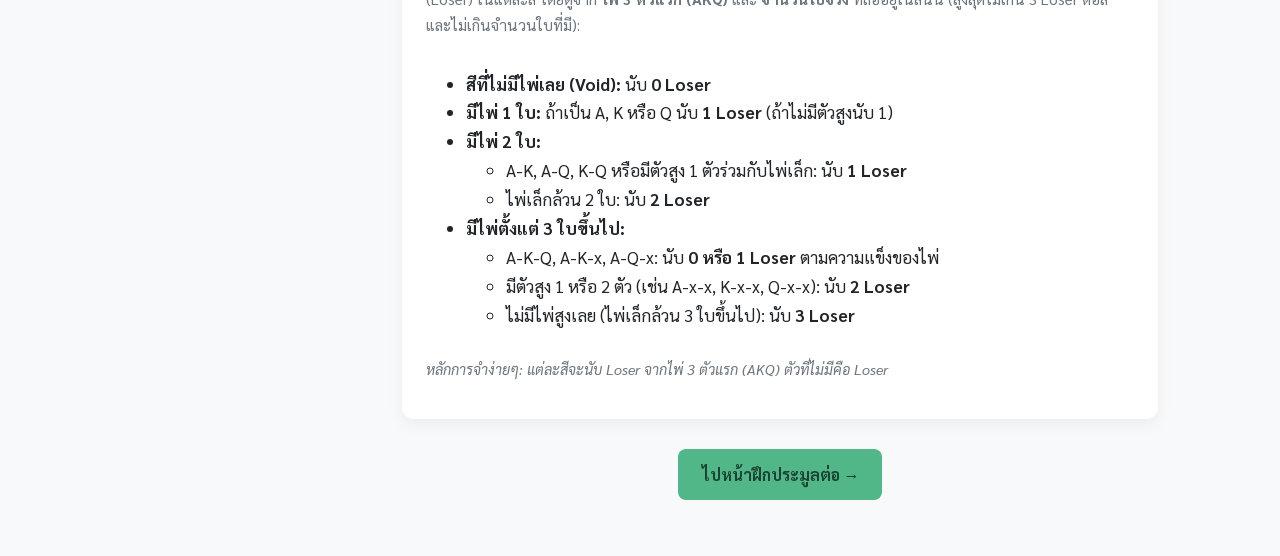
<file: learn/counting.html>
<!DOCTYPE html>
<html lang="th">
<head>
  <meta charset="UTF-8">
  <meta name="viewport" content="width=device-width, initial-scale=1.0, viewport-fit=cover">
  <meta name="theme-color" content="#1b4332">
  <title>นับแต้มและนับไพ่ - Bridge Classroom</title>
  <link href="https://fonts.googleapis.com/css2?family=Sarabun:wght@400;600;700&display=swap" rel="stylesheet">
  <link rel="stylesheet" href="../css/style.css">
  <script src="../js/main.js" defer></script>
  <style>
    .learn-layout {
      display: grid;
      grid-template-columns: 1fr;
      gap: 20px;
      align-items: start;
    }
    
    /* ควบคุมการแสดงผลสารบัญตามขนาดจอ */
    .desktop-toc { display: none; }
    @media (min-width: 900px) {
      .learn-layout { grid-template-columns: 260px 1fr; }
      .desktop-toc { display: block; position: sticky; top: 80px; align-self: start; }
    }

    .toc-card {
      background: #fff;
      border-radius: var(--radius);
      padding: 16px;
      box-shadow: 0 6px 16px rgba(0,0,0,.05);
      border-top: 4px solid var(--primary);
    }
    .toc-card h3 {
      font-size: 1rem;
      color: var(--primary);
      margin: 0 0 10px 0;
      padding-bottom: 6px;
      border-bottom: 1px solid #eee;
    }
    .toc-list {
      list-style: none;
      padding: 0;
      margin: 0;
      display: flex;
      flex-direction: column;
      gap: 6px;
    }
    .toc-list a {
      display: block;
      padding: 6px 10px;
      color: var(--text);
      text-decoration: none;
      border-radius: 6px;
      font-size: 0.95rem;
      transition: background 0.2s, color 0.2s;
    }
    .toc-list a:hover {
      background: var(--accent-light);
      color: var(--secondary);
    }

    /* ปุ่มสารบัญลอยสำหรับมือถือ (Floating TOC Button) */
    .mobile-toc-btn {
      position: fixed;
      bottom: 20px;
      right: 20px;
      background: var(--primary);
      color: #fff;
      border: none;
      border-radius: 50px;
      padding: 12px 18px;
      font-family: 'Sarabun', sans-serif;
      font-size: 0.95rem;
      font-weight: bold;
      box-shadow: 0 4px 12px rgba(0,0,0,0.3);
      cursor: pointer;
      z-index: 999;
      display: flex;
      align-items: center;
      gap: 6px;
    }
    @media (min-width: 900px) { .mobile-toc-btn { display: none; } }

    /* Modal / Popup สารบัญในมือถือ */
    .toc-modal {
      position: fixed;
      top: 0; left: 0; width: 100%; height: 100%;
      background: rgba(0,0,0,0.5);
      z-index: 1000;
      display: flex;
      justify-content: center;
      align-items: flex-end;
      opacity: 0;
      visibility: hidden;
      transition: opacity 0.3s, visibility 0.3s;
    }
    .toc-modal.active { opacity: 1; visibility: visible; }
    .toc-modal-content {
      background: #fff;
      width: 100%;
      max-width: 500px;
      border-radius: 20px 20px 0 0;
      padding: 20px;
      box-shadow: 0 -4px 20px rgba(0,0,0,0.2);
      transform: translateY(100%);
      transition: transform 0.3s ease-out;
    }
    .toc-modal.active .toc-modal-content { transform: translateY(0); }
    .toc-modal-header {
      display: flex;
      justify-content: space-between;
      align-items: center;
      margin-bottom: 12px;
      border-bottom: 1px solid #eee;
      padding-bottom: 8px;
    }
    .toc-close-btn { background: none; border: none; font-size: 1.5rem; cursor: pointer; color: var(--muted); }

    .game-box { background: #1b4332; border-radius: 12px; padding: 20px; margin: 20px 0; border: 1px solid #2d6a4f; color: #fff; }
    .hcp-grid { display: grid; grid-template-columns: repeat(2, 1fr); gap: 8px; margin: 12px 0; text-align: center; }
    @media (min-width: 600px) { .hcp-grid { grid-template-columns: repeat(4, 1fr); } }
    .hcp-item { background: #fff; padding: 8px; border-radius: 8px; box-shadow: 0 2px 5px rgba(0,0,0,0.05); color: #212529; }
    .hcp-item span { display: block; color: var(--muted); font-size: 0.8rem; }
    .hcp-item strong { display: block; color: var(--primary); font-size: 1.2rem; margin-top: 2px; }
    .result-bar { font-size: 1.1rem; font-weight: bold; color: var(--accent); text-align: center; margin-top: 10px; }
    
    table.guide-table { width: 100%; border-collapse: collapse; margin: 15px 0; background: #fff; border-radius: 8px; overflow: hidden; box-shadow: 0 2px 5px rgba(0,0,0,0.05); color: #212529; }
    table.guide-table th, table.guide-table td { padding: 12px 15px; text-align: left; border-bottom: 1px solid #eee; }
    table.guide-table th { background: var(--primary); color: #fff; }
    
    .bridge-table { background: #0f2a1d; border-radius: 10px; padding: 12px; margin: 12px 0; border: 2px solid #52b788; }
    .suit-row { display: flex; align-items: center; margin: 6px 0; font-size: 1.05rem; }
    .suit-icon { width: 30px; font-size: 1.2rem; text-align: center; }
    .suit-s, .suit-c { color: #adb5bd; }
    .suit-h, .suit-d { color: #ff6b6b; }
    .card-badges { display: flex; gap: 5px; flex-wrap: wrap; margin-left: 8px; }
    .c-badge { background: #fff; color: #212529; padding: 3px 8px; border-radius: 6px; font-weight: bold; font-size: 0.9rem; box-shadow: 0 2px 4px rgba(0,0,0,0.2); }
    .game-controls { display: flex; gap: 8px; margin-top: 12px; flex-wrap: wrap; }
    .game-controls input { flex: 1; min-width: 120px; padding: 10px 14px; border-radius: 8px; border: 1px solid #ccc; font-size: 1rem; font-family: 'Sarabun', sans-serif; }
    .score-board { display: flex; justify-content: space-between; align-items: center; font-weight: bold; margin-bottom: 8px; color: #d8f3dc; font-size: 0.95rem; }
    
    .helper-box { background: #e8f5e9; border-radius: 10px; padding: 15px; margin-top: 15px; border: 1px solid #c8e6c9; color: #212529; }
    .toggle-helper-btn { background: rgba(255,255,255,0.15); color: #fff; border: 1px solid #52b788; padding: 6px 12px; border-radius: 6px; cursor: pointer; font-family: 'Sarabun', sans-serif; font-size: 0.85rem; font-weight: bold; }
    .toggle-helper-btn:hover { background: rgba(255,255,255,0.25); }

    /* สไตล์ดรอปดาวน์ขวาบน */
    .user-menu-container { position: relative; display: inline-block; }
    .user-dropdown-content {
      display: none;
      position: absolute;
      right: 0;
      top: 110%;
      background-color: #ffffff !important;
      min-width: 170px;
      box-shadow: 0px 8px 16px rgba(0,0,0,0.2);
      border-radius: 8px;
      z-index: 1000;
      overflow: hidden;
    }
    .user-dropdown-content a {
      color: #111111 !important;
      padding: 12px 16px;
      text-decoration: none;
      display: block;
      font-size: 0.95rem;
      background-color: #ffffff !important;
    }
    .user-dropdown-content a:hover { 
      background-color: #f1f1f1 !important; 
      color: var(--primary) !important; 
    }
    .user-menu-container.active .user-dropdown-content { display: block; }

    html { scroll-behavior: smooth; }
  </style>
</head>
<body>

  <nav class="navbar">
    <a href="../index.html" class="logo">♠<span class="red">♥♦</span>♣ Bridge Classroom</a>
    <button class="menu-toggle" aria-label="เปิดเมนู" aria-expanded="false" aria-controls="navLinks">☰</button>
    <div class="nav-links" id="navLinks">
      <a href="../system/index.html">ระบบประมูล</a>
      <a href="../learn/counting.html" aria-current="page" class="active">นับไพ่</a>
      <a href="../practice/index.html">ฝึกประมูล</a>
      <a href="../analyzer/hand.html">วิเคราะห์</a>
      
      <div id="authNavContainer" class="user-menu-container">
        <a href="../login.html" class="btn-login" id="authNavBtn">เข้าสู่ระบบ</a>
        <div class="user-dropdown-content">
          <a href="../practice/my-stats.html">📊 สถิติตัวเอง</a>
          <a href="#" onclick="logoutUser(); return false;">🚪 ออกจากระบบ</a>
        </div>
      </div>
    </div>
  </nav>

  <main class="container">
    <h1>บทที่ 1: การนับแต้มและนับไพ่</h1>

    <div class="learn-layout">
      
      <!-- สารบัญสำหรับคอมพิวเตอร์ -->
      <aside class="desktop-toc">
        <nav class="toc-card" aria-label="สารบัญบทเรียน">
          <h3>📑 สารบัญเนื้อหา</h3>
          <ul class="toc-list">
            <li><a href="#section-hcp">1. แต้ม HCP และมินิเกม</a></li>
            <li><a href="#section-dist">2. แต้มรูปทรง (Distribution)</a></li>
            <li><a href="#section-ltc">3. แต้มเสีย (LTC)</a></li>
          </ul>
        </nav>
      </aside>

      <div>
        <section id="section-hcp" style="scroll-margin-top: 80px;">
          <div class="card" style="margin-bottom: 20px;">
            <h3>1. High Card Points (HCP) - แต้มไพ่สูง</h3>
            <p>ในบริดจ์ ไพ่รูปหน้าคนและ Ace มีแต้มสะสมเพื่อให้รู้ว่ามือของเรามีกำลังมากแค่ไหน โดยนับตามมาตรฐานสากล:</p>
            
            <table class="guide-table">
              <tr><th>ไพ่ (Card)</th><th>แต้ม (HCP)</th></tr>
              <tr><td><strong>Ace (A)</strong></td><td>4 แต้ม</td></tr>
              <tr><td><strong>King (K)</strong></td><td>3 แต้ม</td></tr>
              <tr><td><strong>Queen (Q)</strong></td><td>2 แต้ม</td></tr>
              <tr><td><strong>Jack (J)</strong></td><td>1 แต้ม</td></tr>
              <tr><td>10 ลงมา</td><td>0 แต้ม</td></tr>
            </table>
            <p>รวมทั้งสำรับ (52 ใบ) จะมีแต้ม HCP ทั้งหมด <strong>40 แต้มพอดี</strong></p>
          </div>

          <div class="game-box">
            <div class="score-board">
              <span>🎮 แบบฝึกหัดนับแต้ม HCP</span>
              <div style="display: flex; gap: 8px; align-items: center;">
                <button class="toggle-helper-btn" onclick="toggleHelper()">🧮 เปิด/ปิด ตัวช่วยนับแต้ม</button>
                <span id="scoreText">ถูก 0/0</span>
              </div>
            </div>
            <p style="margin: 0 0 8px 0; color: #d8f3dc; font-size: 0.9rem;">ดูไพ่ 13 ใบในมือ แล้วคำนวณว่ามีแต้ม HCP รวมเท่าไหร่?</p>
            
            <div class="bridge-table" id="bridgeTable"></div>

            <div style="margin-top: 8px;">
              <div class="game-controls">
                <input type="number" id="userAns" placeholder="ใส่ตัวเลข HCP เช่น 12" onkeydown="if(event.key==='Enter') checkAnswer()">
                <button class="btn btn-primary" onclick="checkAnswer()" id="btnCheck" style="padding: 8px 16px;">ตรวจคำตอบ</button>
                <button class="btn" onclick="generateRandomHand()" style="background: #38b000; color: #fff; border: none; padding: 8px 14px;">เปลี่ยนมือ</button>
              </div>
              <div id="gameFeedback" style="margin-top: 8px; font-weight: bold; min-height: 22px; font-size: 0.95rem;"></div>
            </div>

            <div class="helper-box" id="helperBox" hidden>
              <h4 style="margin: 0 0 5px 0; color: var(--primary);">💡 ตัวช่วยนับแต้ม</h4>
              <p style="margin: 0 0 10px 0; font-size: 0.85rem; color: var(--muted);">เลื่อนปรับจำนวนไพ่หน้าคนเพื่อช่วยทดลองคำนวณแต้ม:</p>
              
              <div class="hcp-grid">
                <div class="hcp-item"><span>A (4แต้ม)</span><strong id="cntA">0</strong>ใบ <br><input type="range" id="rangeA" min="0" max="4" value="0" style="width:100%; margin-top:4px;" oninput="calcHCP()"></div>
                <div class="hcp-item"><span>K (3แต้ม)</span><strong id="cntK">0</strong>ใบ <br><input type="range" id="rangeK" min="0" max="4" value="0" style="width:100%; margin-top:4px;" oninput="calcHCP()"></div>
                <div class="hcp-item"><span>Q (2แต้ม)</span><strong id="cntQ">0</strong>ใบ <br><input type="range" id="rangeQ" min="0" max="4" value="0" style="width:100%; margin-top:4px;" oninput="calcHCP()"></div>
                <div class="hcp-item"><span>J (1แต้ม)</span><strong id="cntJ">0</strong>ใบ <br><input type="range" id="rangeJ" min="0" max="4" value="0" style="width:100%; margin-top:4px;" oninput="calcHCP()"></div>
              </div>
              
              <div class="result-bar" id="resultHCP">รวมแต้มจากตัวช่วย: 0 แต้ม</div>
            </div>
          </div>
        </section>

        <section id="section-dist" style="scroll-margin-top: 80px;">
          <div class="card" style="margin-bottom: 20px;">
            <h3>2. Distribution Points (แต้มความยาวและความสั้นรูปมือ)</h3>
            <p>เมื่อเราพบ <strong>Fit</strong> (มีไพ่สีทรัมป์เดียวกันรวมกัน 8 ใบขึ้นไปกับคู่ขา) นอกเหนือจาก HCP แล้ว เราจะสามารถนับแต้มเสริมจากรูปทรงไพ่ (Short Suit Points) เพิ่มได้ดังนี้:</p>
            <ul>
              <li><strong>Void (ไม่มีไพ่ในสีนั้นเลย):</strong> นับเพิ่ม 3 แต้ม</li>
              <li><strong>Singleton (มีไพ่ในสีนั้นแค่ 1 ใบ):</strong> นับเพิ่ม 2 แต้ม</li>
              <li><strong>Doubleton (มีไพ่ในสีนั้น 2 ใบ):</strong> นับเพิ่ม 1 แต้ม</li>
            </ul>
            <p style="margin-top: 10px; font-size: 0.9rem; color: var(--muted);"><em>หมายเหตุ: แต้มความสั้นนี้มักจะนับเพิ่มเฉพาะในมือที่มีความสั้น (Short Hand) หลังจากที่รู้ว่ามี Fit กันแล้ว เพื่อประเมินสัญญาเกม (Game Contract) หรือ Slam</em></p>
          </div>
        </section>

        <section id="section-ltc" style="scroll-margin-top: 80px;">
          <div class="card" style="margin-bottom: 20px;">
            <h3>3. Losing Trick Count (LTC - การนับแต้มเสีย)</h3>
            <p>เป็นวิธีประเมินกำลังของมือไพ่ (นิยมใช้กับมือที่มียาว/unbalanced หรือประเมินความ Fit) โดยนับจำนวนตัวที่จะเสีย (Loser) ในแต่ละสี โดยดูจาก <strong>ไพ่ 3 ตัวแรก (AKQ)</strong> และ <strong>จำนวนใบจริง</strong> ที่ถืออยู่ในสีนั้น (สูงสุดไม่เกิน 3 Loser ต่อสี และไม่เกินจำนวนใบที่มี):</p>
            <ul>
              <li><strong>สีที่ไม่มีไพ่เลย (Void):</strong> นับ <strong>0 Loser</strong></li>
              <li><strong>มีไพ่ 1 ใบ:</strong> ถ้าเป็น A, K หรือ Q นับ <strong>1 Loser</strong> (ถ้าไม่มีตัวสูงนับ 1)</li>
              <li><strong>มีไพ่ 2 ใบ:</strong> 
                <ul>
                  <li>A-K, A-Q, K-Q หรือมีตัวสูง 1 ตัวร่วมกับไพ่เล็ก: นับ <strong>1 Loser</strong></li>
                  <li>ไพ่เล็กล้วน 2 ใบ: นับ <strong>2 Loser</strong></li>
                </ul>
              </li>
              <li><strong>มีไพ่ตั้งแต่ 3 ใบขึ้นไป:</strong>
                <ul>
                  <li>A-K-Q, A-K-x, A-Q-x: นับ <strong>0 หรือ 1 Loser</strong> ตามความแข็งของไพ่</li>
                  <li>มีตัวสูง 1 หรือ 2 ตัว (เช่น A-x-x, K-x-x, Q-x-x): นับ <strong>2 Loser</strong></li>
                  <li>ไม่มีไพ่สูงเลย (ไพ่เล็กล้วน 3 ใบขึ้นไป): นับ <strong>3 Loser</strong></li>
                </ul>
              </li>
            </ul>
            <p style="margin-top: 10px; font-size: 0.9rem; color: var(--muted);"><em>หลักการจำง่ายๆ: แต่ละสีจะนับ Loser จากไพ่ 3 ตัวแรก (AKQ) ตัวที่ไม่มีคือ Loser</em></p>
          </div>
        </section>

        <div style="margin-top: 30px; text-align: center;">
          <a href="../practice/index.html" class="btn btn-primary">ไปหน้าฝึกประมูลต่อ →</a>
        </div>

      </div>
    </div>
  </main>

  <!-- ปุ่มสารบัญลอยสำหรับมือถือ -->
  <button class="mobile-toc-btn" onclick="toggleMobileToc()">
    📑 สารบัญ
  </button>

  <!-- Popup สารบัญมือถือ -->
  <div class="toc-modal" id="tocModal" onclick="if(event.target===this) toggleMobileToc()">
    <div class="toc-modal-content">
      <div class="toc-modal-header">
        <h3 style="margin:0; color:var(--primary);">📑 สารบัญบทเรียน</h3>
        <button class="toc-close-btn" onclick="toggleMobileToc()">&times;</button>
      </div>
      <ul class="toc-list" style="padding-bottom: 10px;">
        <li><a href="#section-hcp" onclick="toggleMobileToc()">1. แต้ม HCP และมินิเกม</a></li>
        <li><a href="#section-dist" onclick="toggleMobileToc()">2. แต้มรูปทรง (Distribution)</a></li>
        <li><a href="#section-ltc" onclick="toggleMobileToc()">3. แต้มเสีย (LTC)</a></li>
      </ul>
    </div>
  </div>

  <script>
    function logoutUser() {
      if (confirm('คุณต้องการออกจากระบบหรือไม่?')) {
        localStorage.removeItem('bridge_user_logged');
        localStorage.removeItem('bridge_user_name');
        window.location.reload();
      }
    }

    // ตรวจสอบสถานะการล็อกอินตอนโหลดหน้าเว็บ เพื่ออัปเดตปุ่มขวาบน
    window.addEventListener('DOMContentLoaded', () => {
      const isLogged = localStorage.getItem('bridge_user_logged') === 'true';
      const userName = localStorage.getItem('bridge_user_name');
      const authContainer = document.getElementById('authNavContainer');
      let authBtn = document.getElementById('authNavBtn');

      if (isLogged && authBtn) {
        authBtn.textContent = `👤 ${userName || 'สมาชิก'} ▾`;
        authBtn.href = '#';
        authBtn.onclick = (e) => {
          e.preventDefault();
          e.stopPropagation();
          authContainer.classList.toggle('active');
        };
        window.addEventListener('click', () => {
          authContainer.classList.remove('active');
        });
      }
    });

    // เปิด/ปิด Popup สารบัญมือถือ
    function toggleMobileToc() {
      let modal = document.getElementById('tocModal');
      modal.classList.toggle('active');
    }

    function toggleHelper() {
      let box = document.getElementById('helperBox');
      box.hidden = !box.hidden;
    }

    function calcHCP() {
      let a = parseInt(document.getElementById('rangeA').value);
      let k = parseInt(document.getElementById('rangeK').value);
      let q = parseInt(document.getElementById('rangeQ').value);
      let j = parseInt(document.getElementById('rangeJ').value);

      document.getElementById('cntA').textContent = a;
      document.getElementById('cntK').textContent = k;
      document.getElementById('cntQ').textContent = q;
      document.getElementById('cntJ').textContent = j;

      let total = (a * 4) + (k * 3) + (q * 2) + (j * 1);
      document.getElementById('resultHCP').textContent = `รวมแต้มจากตัวช่วย: ${total} แต้ม`;
    }

    let currentCorrectHCP = 0;
    let totalPlayed = 0;
    let totalCorrect = 0;
    const ranksLib = ['A', 'K', 'Q', 'J', '10', '9', '8', '7', '6', '5', '4', '3', '2'];

    function generateRandomHand() {
      document.getElementById('userAns').value = '';
      document.getElementById('gameFeedback').textContent = '';
      
      let counts = [
        Math.floor(Math.random() * 5) + 1,
        Math.floor(Math.random() * 5) + 1,
        Math.floor(Math.random() * 5) + 1,
        0
      ];
      counts[3] = 13 - (counts[0] + counts[1] + counts[2]);
      if(counts[3] < 0) { counts = [4, 3, 3, 3]; }

      const suitSymbols = ['♠', '♥', '♦', '♣'];
      let html = '';
      let hcpSum = 0;
      let cardValues = {'A': 4, 'K': 3, 'Q': 2, 'J': 1};

      for(let s=0; s<4; s++) {
        let available = [...ranksLib];
        let chosen = [];
        for(let i=0; i<counts[s]; i++) {
          let idx = Math.floor(Math.random() * available.length);
          chosen.push(available.splice(idx, 1)[0]);
        }
        chosen.sort((x, y) => ranksLib.indexOf(x) - ranksLib.indexOf(y));

        html += `<div class="suit-row">
                  <div class="suit-icon ${s===1||s===2?'suit-h':'suit-s'}">${suitSymbols[s]}</div>
                  <div class="card-badges">`;
        
        if(chosen.length === 0) {
          html += `<span class="c-badge" style="opacity:0.6;">Void (-)</span>`;
        } else {
          chosen.forEach(c => {
            html += `<span class="c-badge">${c}</span>`;
            if(cardValues[c]) { hcpSum += cardValues[c]; }
          });
        }
        html += `</div></div>`;
      }

      currentCorrectHCP = hcpSum;
      document.getElementById('bridgeTable').innerHTML = html;
    }

    function checkAnswer() {
      let val = parseInt(document.getElementById('userAns').value);
      let fb = document.getElementById('gameFeedback');
      if(isNaN(val)) {
        fb.textContent = '⚠️ กรุณากรอกตัวเลขแต้มก่อนตรวจคำตอบครับ';
        fb.style.color = '#ffd166';
        return;
      }

      totalPlayed++;
      if(val === currentCorrectHCP) {
        totalCorrect++;
        fb.textContent = `🎉 ถูกต้อง! มือนี้มี HCP รวม ${currentCorrectHCP} แต้ม กำลังไปข้อถัดไป...`;
        fb.style.color = '#74c69d';
        document.getElementById('scoreText').textContent = `ถูก ${totalCorrect}/${totalPlayed}`;
        setTimeout(generateRandomHand, 1500);
      } else {
        fb.textContent = `❌ ผิดครับ! คำตอบที่ถูกคือ ${currentCorrectHCP} แต้ม (กำลังเปลี่ยนข้อ...)`;
        fb.style.color = '#ff6b6b';
        document.getElementById('scoreText').textContent = `ถูก ${totalCorrect}/${totalPlayed}`;
        setTimeout(generateRandomHand, 2000);
      }
    }

    generateRandomHand();
  </script>
</body>
</html>
</file>
<file: css/style.css>
/* =========================================
   Bridge Classroom - Mobile First Stylesheet
   เขียนสำหรับมือถือก่อน แล้วขยายสำหรับจอใหญ่
   ========================================= */

:root {
  --primary: #1b4332;
  --secondary: #2d6a4f;
  --accent: #52b788;
  --accent-light: #d8f3dc;
  --bg: #f8f9fa;
  --card: #ffffff;
  --text: #212529;
  --muted: #6c757d;
  --radius: 12px;
  --nav-h: 60px;
  --tap: 44px;              /* ขนาดขั้นต่ำที่นิ้วกดได้สะดวก */
}

*, *::before, *::after { box-sizing: border-box; }

html {
  -webkit-text-size-adjust: 100%;
  scroll-padding-top: var(--nav-h);
}

body {
  font-family: 'Sarabun', system-ui, sans-serif;
  font-size: 16px;
  line-height: 1.7;
  background: var(--bg);
  color: var(--text);
  margin: 0;
}

img { max-width: 100%; height: auto; }

/* ---------- Navbar (มือถือ) ---------- */
.navbar {
  position: sticky; top: 0; z-index: 100;
  display: flex; align-items: center; justify-content: space-between;
  min-height: var(--nav-h);
  padding: 8px max(16px, env(safe-area-inset-right)) 8px max(16px, env(safe-area-inset-left));
  background: var(--primary); color: #fff;
}
.logo {
  font-weight: 700; font-size: 1.05rem;
  color: #fff; text-decoration: none; white-space: nowrap;
}
.logo .red { color: #ff8fa3; }

.menu-toggle {
  display: inline-grid; place-items: center;
  width: var(--tap); height: var(--tap);
  border: 0; border-radius: 8px;
  background: transparent; color: #fff;
  font-size: 1.5rem; cursor: pointer;
}
.menu-toggle:focus-visible { outline: 2px solid var(--accent); }

.nav-links {
  display: none;
  position: absolute; top: 100%; left: 0; right: 0;
  flex-direction: column; gap: 2px;
  padding: 8px 16px 16px;
  background: var(--primary);
  box-shadow: 0 10px 20px rgba(0,0,0,.2);
}
.nav-links.open { display: flex; }
.nav-links a {
  display: flex; align-items: center;
  min-height: var(--tap); padding: 10px 12px;
  color: #fff; text-decoration: none; border-radius: 8px;
}
.nav-links a:hover,
.nav-links a[aria-current="page"] { background: rgba(255,255,255,.12); }
.nav-links .btn-login {
  justify-content: center; margin-top: 8px;
  background: var(--accent); color: var(--primary); font-weight: 700;
}

/* ---------- Hero ---------- */
.hero {
  background: linear-gradient(135deg, var(--primary), var(--secondary));
  color: #fff; text-align: center;
  padding: 36px 16px 40px;
}
.eyebrow {
  margin: 0; font-size: .8rem; font-weight: 700;
  letter-spacing: 2px; text-transform: uppercase; color: var(--accent);
}
.hero h1 { font-size: clamp(1.6rem, 6vw, 2.6rem); line-height: 1.3; margin: 6px 0 10px; }
.lead { max-width: 620px; margin: 0 auto 24px; opacity: .9; font-size: 1rem; }
.hero-actions { display: flex; flex-direction: column; gap: 10px; max-width: 360px; margin: 0 auto; }

/* ---------- Buttons ---------- */
.btn {
  display: inline-flex; align-items: center; justify-content: center;
  min-height: var(--tap); padding: 10px 22px;
  border-radius: 8px; border: 2px solid transparent;
  font-weight: 700; font-size: 1rem; text-decoration: none;
  transition: background .2s, transform .1s;
}
.btn:active { transform: scale(.97); }
.btn-primary { background: var(--accent); color: var(--primary); }
.btn-ghost { border-color: rgba(255,255,255,.6); color: #fff; }

/* ---------- Layout ---------- */
.container {
  max-width: 1100px; margin: 0 auto;
  padding: 16px max(16px, env(safe-area-inset-right)) 40px max(16px, env(safe-area-inset-left));
}
.section-title {
  font-size: 1.1rem; color: var(--primary);
  margin: 28px 0 12px; padding-left: 10px;
  border-left: 4px solid var(--accent);
}
.grid {
  display: grid; gap: 14px;
  grid-template-columns: repeat(auto-fit, minmax(min(100%, 300px), 1fr));
}

/* ---------- Cards ---------- */
.card {
  display: flex; flex-direction: column;
  background: var(--card); color: var(--text);
  border-radius: var(--radius); padding: 18px;
  border-top: 4px solid var(--accent);
  box-shadow: 0 6px 16px rgba(0,0,0,.05);
  text-decoration: none;
  -webkit-tap-highlight-color: transparent;
  transition: transform .2s, box-shadow .2s;
}
a.card:active { transform: scale(.98); }             /* แตะบนมือถือ */
a.card:focus-visible { outline: 3px solid var(--accent); outline-offset: 3px; }
.card.disabled { opacity: .6; border-top-color: #ced4da; cursor: not-allowed; }

.card-header { display: flex; justify-content: space-between; align-items: center; gap: 8px; margin-bottom: 12px; }
.card-icon {
  flex-shrink: 0; width: 44px; height: 44px; border-radius: 10px;
  background: var(--accent-light);
  display: grid; place-items: center; font-size: 1.3rem;
}
.card h3 { margin: 0 0 6px; color: var(--primary); font-size: 1.15rem; line-height: 1.4; }
.card p { margin: 0 0 14px; color: var(--muted); font-size: .95rem; flex-grow: 1; }
.card .more { font-weight: 700; color: var(--secondary); }

.badge { padding: 3px 10px; border-radius: 20px; font-size: .75rem; font-weight: 700; white-space: nowrap; }
.badge.ready { background: var(--accent-light); color: var(--secondary); }
.badge.draft { background: #fff3cd; color: #8a6d00; }
.badge.soon  { background: #e9ecef; color: var(--muted); }

.chips { display: flex; flex-wrap: wrap; gap: 6px; margin-bottom: 12px; }
.chip { font-size: .78rem; padding: 2px 8px; border-radius: 6px; background: #f1f3f5; }

/* ---------- Continue banner ---------- */
.continue {
  display: flex; flex-direction: column; gap: 10px;
  background: var(--accent-light); border-radius: var(--radius);
  padding: 16px; margin-top: 8px;
}

/* ---------- สีดอกไพ่ (ไว้ใช้ในบทถัดไป) ---------- */
.suit-s, .suit-c { color: #212529; }
.suit-h, .suit-d { color: #d00000; }

/* ---------- Footer ---------- */
footer {
  text-align: center; color: var(--muted); font-size: .85rem;
  padding: 24px 16px calc(24px + env(safe-area-inset-bottom));
}
footer a { color: var(--secondary); }

/* =========================================
   แท็บเล็ตขึ้นไป (≥ 600px)
   ========================================= */
@media (min-width: 600px) {
  .hero { padding: 56px 24px 64px; }
  .hero-actions { flex-direction: row; justify-content: center; max-width: none; }
  .continue { flex-direction: row; justify-content: space-between; align-items: center; }
  .grid { gap: 20px; }
  .card { padding: 24px; }
}

/* =========================================
   คอมพิวเตอร์ (≥ 900px) - เมนูเต็มแถว
   ========================================= */
@media (min-width: 900px) {
  body { font-size: 17px; }
  .navbar { padding-left: 32px; padding-right: 32px; }
  .menu-toggle { display: none; }
  .nav-links {
    display: flex; position: static;
    flex-direction: row; align-items: center; gap: 4px;
    padding: 0; background: none; box-shadow: none;
  }
  .nav-links a { min-height: auto; padding: 6px 14px; }
  .nav-links .btn-login { margin: 0 0 0 10px; }
  .container { padding: 24px 32px 56px; }
  .section-title { font-size: 1.25rem; margin-top: 36px; }
}

/* เอฟเฟกต์ลอยเฉพาะอุปกรณ์ที่มีเมาส์ (มือถือจะไม่ค้างสถานะ hover) */
@media (hover: hover) {
  a.card:hover { transform: translateY(-4px); box-shadow: 0 14px 28px rgba(0,0,0,.1); }
  .btn-primary:hover { background: #74c69d; }
  .btn-ghost:hover { background: rgba(255,255,255,.12); }
}

@media (prefers-reduced-motion: reduce) {
  * { transition: none !important; }
}
</file>
